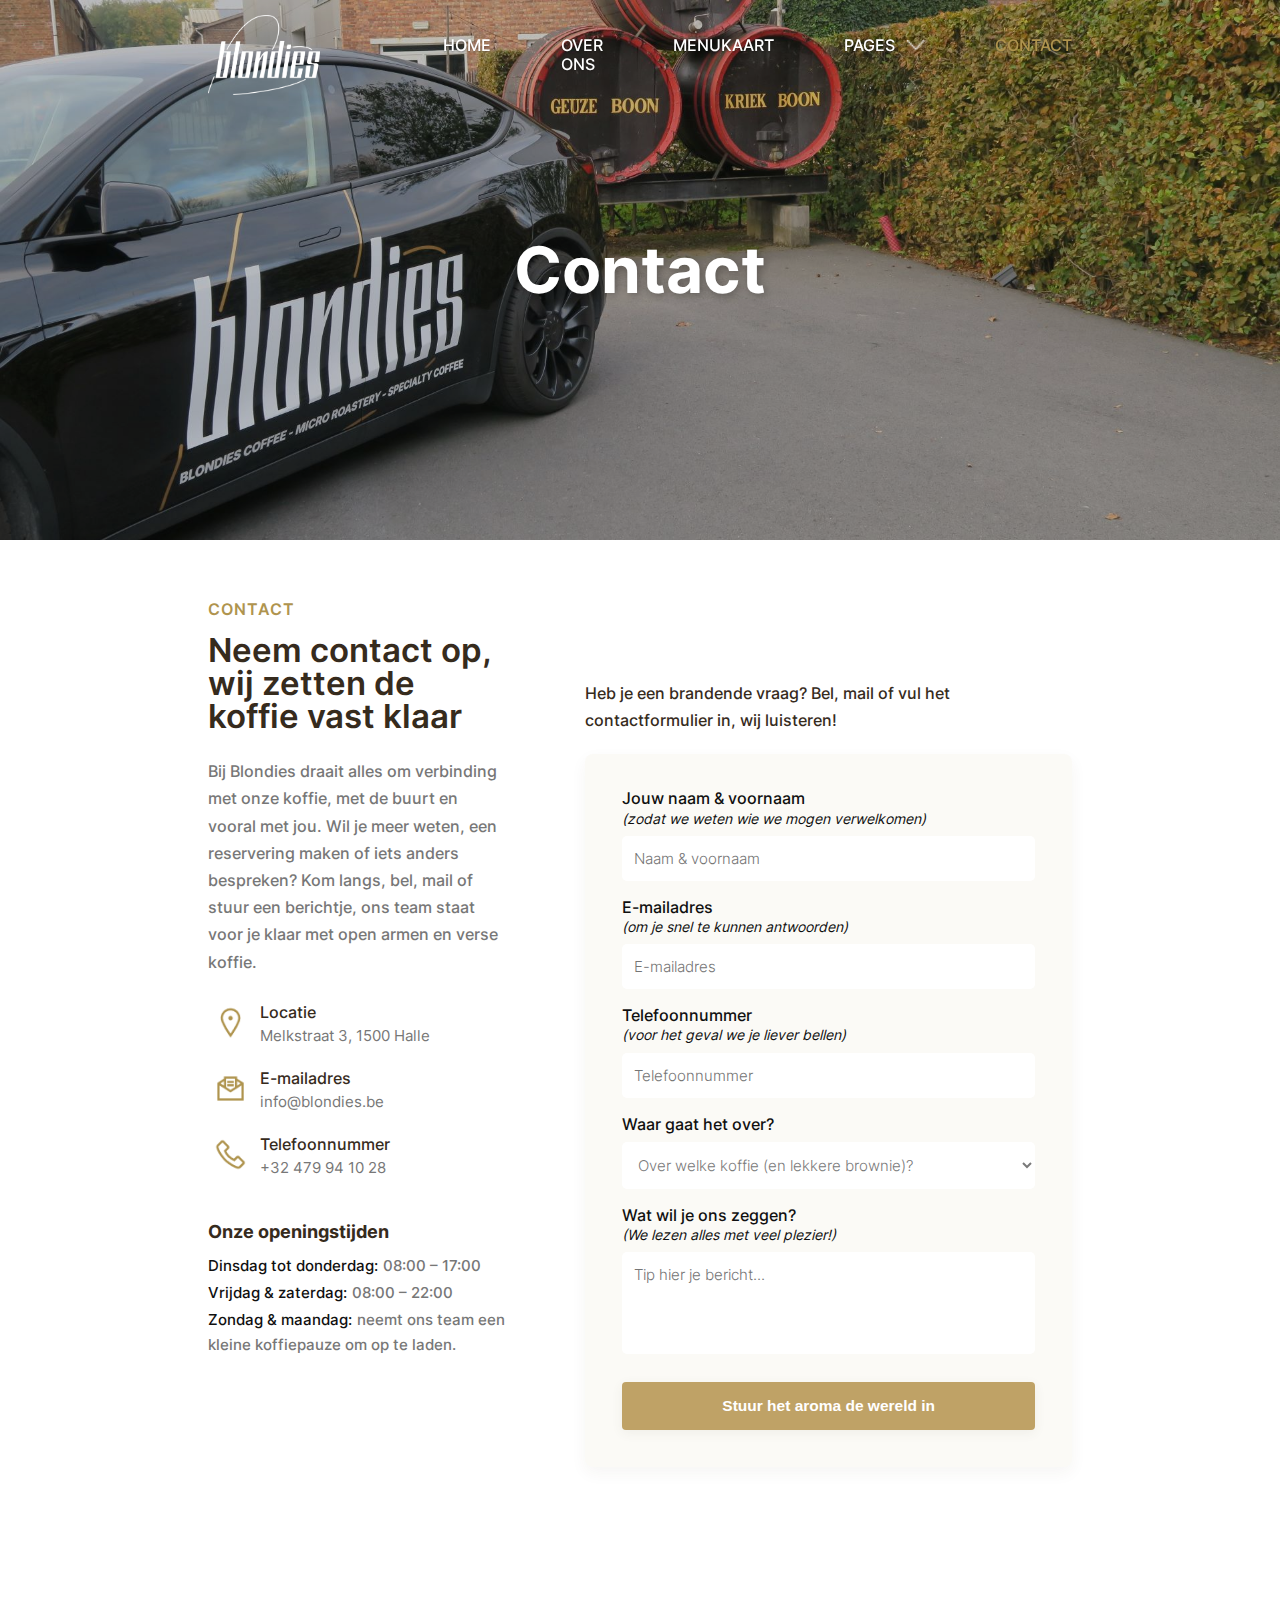
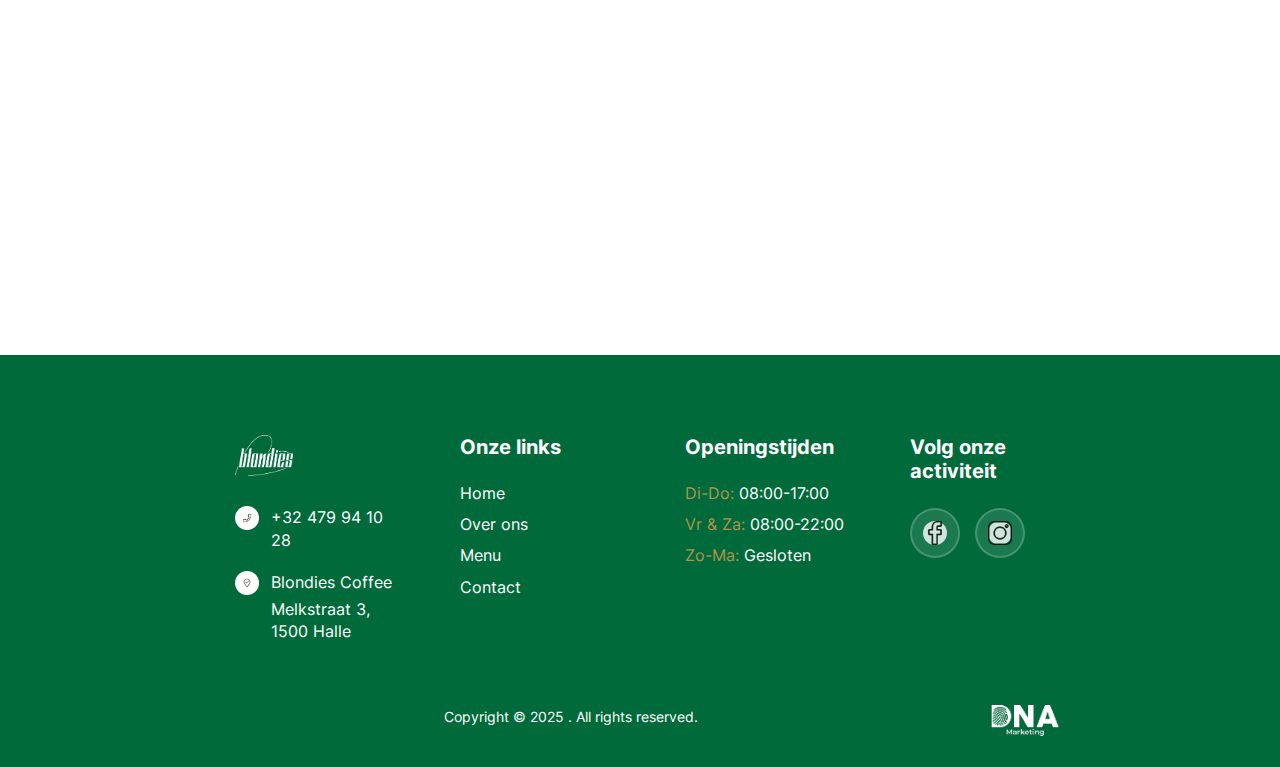
<file: contact.html>
<!DOCTYPE html>
<html lang="en">
<head>
    <meta charset="UTF-8">
    <meta name="viewport" content="width=device-width, initial-scale=1.0">
    <title>Contacteer Blondies | Halle</title>
    <meta name="description" content="Reserveer, stel je vraag of plan een event bij Blondies in Halle. Altijd welkom voor koffie en verbinding.">

    
    <!-- Google Fonts -->
    <link href="https://fonts.googleapis.com/css2?family=Playfair+Display:wght@400;500;600;700&family=Montserrat:wght@300;400;500;600;700&display=swap" rel="stylesheet">
    
    <!-- Favicon -->
    <link rel="icon" type="image/png" href="/favicon.png">
    <link rel="icon" type="image/x-icon" href="/favicon.ico">
    <link rel="apple-touch-icon" href="/favicon.png">
    
    <!-- CSS Files -->
    <link rel="stylesheet" href="css/style.css">
    <link rel="stylesheet" href="css/header.css">
    <link rel="stylesheet" href="css/footer.css">
    <link rel="stylesheet" href="css/responsive.css">
</head>
<body>
    <!-- Header Placeholder -->
    <div id="header-placeholder"></div>
    
    <!-- Main Content -->
    <main>
        <section class="page-hero" style="background-image:url('/images/car2.jpg');
                background-position:center 65%;">
            <div class="container">
                <div class="hero-text">
                    <h1 class="hero-title">Contact</h1>
                </div>
            </div>
        </section>
        <!-- Contact Us Section as per visual design -->
        <section class="contact-hero-section">
            <div class="container contact-hero-grid">
                <div class="contact-info-col">
                    <span class="section-badge">CONTACT</span>
                    <h2 class="section-title">Neem contact op, wij zetten de koffie vast klaar</h2>
                    <p class="section-description-bodytext contact-pg-text">
                        Bij Blondies draait alles om verbinding met onze koffie, met de buurt en vooral met jou.
                        Wil je meer weten, een reservering maken of iets anders bespreken? Kom langs, bel, mail of stuur een berichtje, ons team staat voor je klaar met open armen en verse koffie.
                    </p>
                    <ul class="info-list">
                        <li class="info-item">
                            <img src="images/icon-location.png" width="40" height="40" alt="Locatie"/>
                            <span class="info-item-text">
                                <span class="info-item-text-main">Locatie</span>
                                <span class="info-item-text-sub">Melkstraat 3, 1500 Halle</span>
                            </span>
                        </li>
                        <li class="info-item"><img src="images/icon-mail.png" width="40" height="40" alt="E-mailadres"/>
                            <span class="info-item-text">
                                <span class="info-item-text-main">E-mailadres</span>
                                <a href="mailto:info@blondies.be" class="info-item-text-sub">info@blondies.be</a>

                            </span>                        
                        <li class="info-item">
                            <img src="/images/Icon-phone.png" width="40" height="40" alt="Telefoonnummer"/>
                            <span class="info-item-text">
                                <span class="info-item-text-main">Telefoonnummer</span>
                                <span class="info-item-text-sub">+32 479 94 10 28</span>
                            </span>                         
                        </li>
                    </ul>
                    <div class="opening-block">
                        <div class="opening-title">Onze openingstijden</div>
                        <ul class="opening-list">
                            <li><span class="opening-list-title">Dinsdag tot donderdag:</span> <span class="opening-list-text">08:00 – 17:00</span></li>
                            <li><span class="opening-list-title">Vrijdag & zaterdag:</span> <span class="opening-list-text">08:00 – 22:00</span></li>
                            <li><span class="opening-list-title">Zondag & maandag:</span> <span class="opening-list-text">neemt ons team een kleine koffiepauze om op te laden.</span></li>
                        </ul>
                    </div>
                </div>
                <div class="contact-form-col">
                    <p class="section-description-bodytext contact-form-text">
                        Heb je een brandende vraag? Bel, mail of vul het contactformulier in, wij luisteren!
                    </p>
                    <div class="contact-form-wrap">
                        
                        <form class="styled-contact-form" autocomplete="off" novalidate>
                            <div class="form-group">
                                <label for="naam">Jouw naam & voornaam <br>
                                <span class="form-group-subtext">(zodat we weten wie we mogen verwelkomen) </span>
                                </label>
                                <input required id="naam" name="naam" type="text" placeholder="Naam & voornaam">
                            </div>
                            <div class="form-group">
                                <label for="email">E-mailadres<br>
                                    <span class="form-group-subtext">(om je snel te kunnen antwoorden)</span>
                                </label>
                                <input required id="email" name="email" type="email" placeholder="E-mailadres">
                            </div>
                            <div class="form-group">
                                <label for="telefoon">Telefoonnummer<br>
                                    <span class="form-group-subtext">(voor het geval we je liever bellen)</span>
                                </label>
                                <input id="telefoon" name="telefoon" type="tel" placeholder="Telefoonnummer">
                            </div>
                            <div class="form-group">
                                <label for="onderwerp">Waar gaat het over?</label>
                                <select id="onderwerp" name="onderwerp">
                                    <option value="">Over welke koffie (en lekkere brownie)?</option>
                                    <option>Koffiebar</option>
                                    <option>Reservering</option>
                                    <option>Evenementen</option>
                                    <option>Andere vraag</option>
                                </select>
                            </div>
                            <div class="form-group">
                                <label for="boodschap">Wat wil je ons zeggen?<br>
                                    <span class="form-group-subtext">(We lezen alles met veel plezier!)</span>
                                </label>
                                <textarea required id="boodschap" name="boodschap" rows="4" placeholder="Tip hier je bericht..."></textarea>
                            </div>
                            <button type="submit" class="submit-btn">Stuur het aroma de wereld in</button>
                        </form>
                    </div>
                </div>
            </div>
        </section>
        
        <!-- Map Section (Full width, 400px height, no bottom space) -->
        <section class="map-section" aria-label="Locatie kaart">
            <iframe
                src="https://www.google.com/maps?q=Melkstraat%203,%201500%20Halle&output=embed"
                loading="lazy"
                referrerpolicy="no-referrer-when-downgrade"
                allowfullscreen
            ></iframe>
        </section>
    </main>
    
    <!-- Footer Placeholder -->
    <div id="footer-placeholder"></div>
    
    <!-- Scripts -->
    <script src="https://ajax.googleapis.com/ajax/libs/jquery/3.6.0/jquery.min.js"></script>
    <script src="js/load-components.js"></script>
    <script src="js/main.js"></script>
    
    <script>
        // Contact form handling
        $(document).ready(function() {
            $('.styled-contact-form').on('submit', function(e) {
                e.preventDefault();
                
                const submitButton = $(this).find('button[type="submit"]');
                const originalText = submitButton.text();
                
                // Simulate form submission
                submitButton.text('SENDING...').prop('disabled', true);
                
                setTimeout(function() {
                    alert('Thank you for your message! We\'ll get back to you soon.');
                    $('.styled-contact-form')[0].reset();
                    submitButton.text(originalText).prop('disabled', false);
                }, 1500);
            });
        });
    </script>
</body>
</html>
</file>
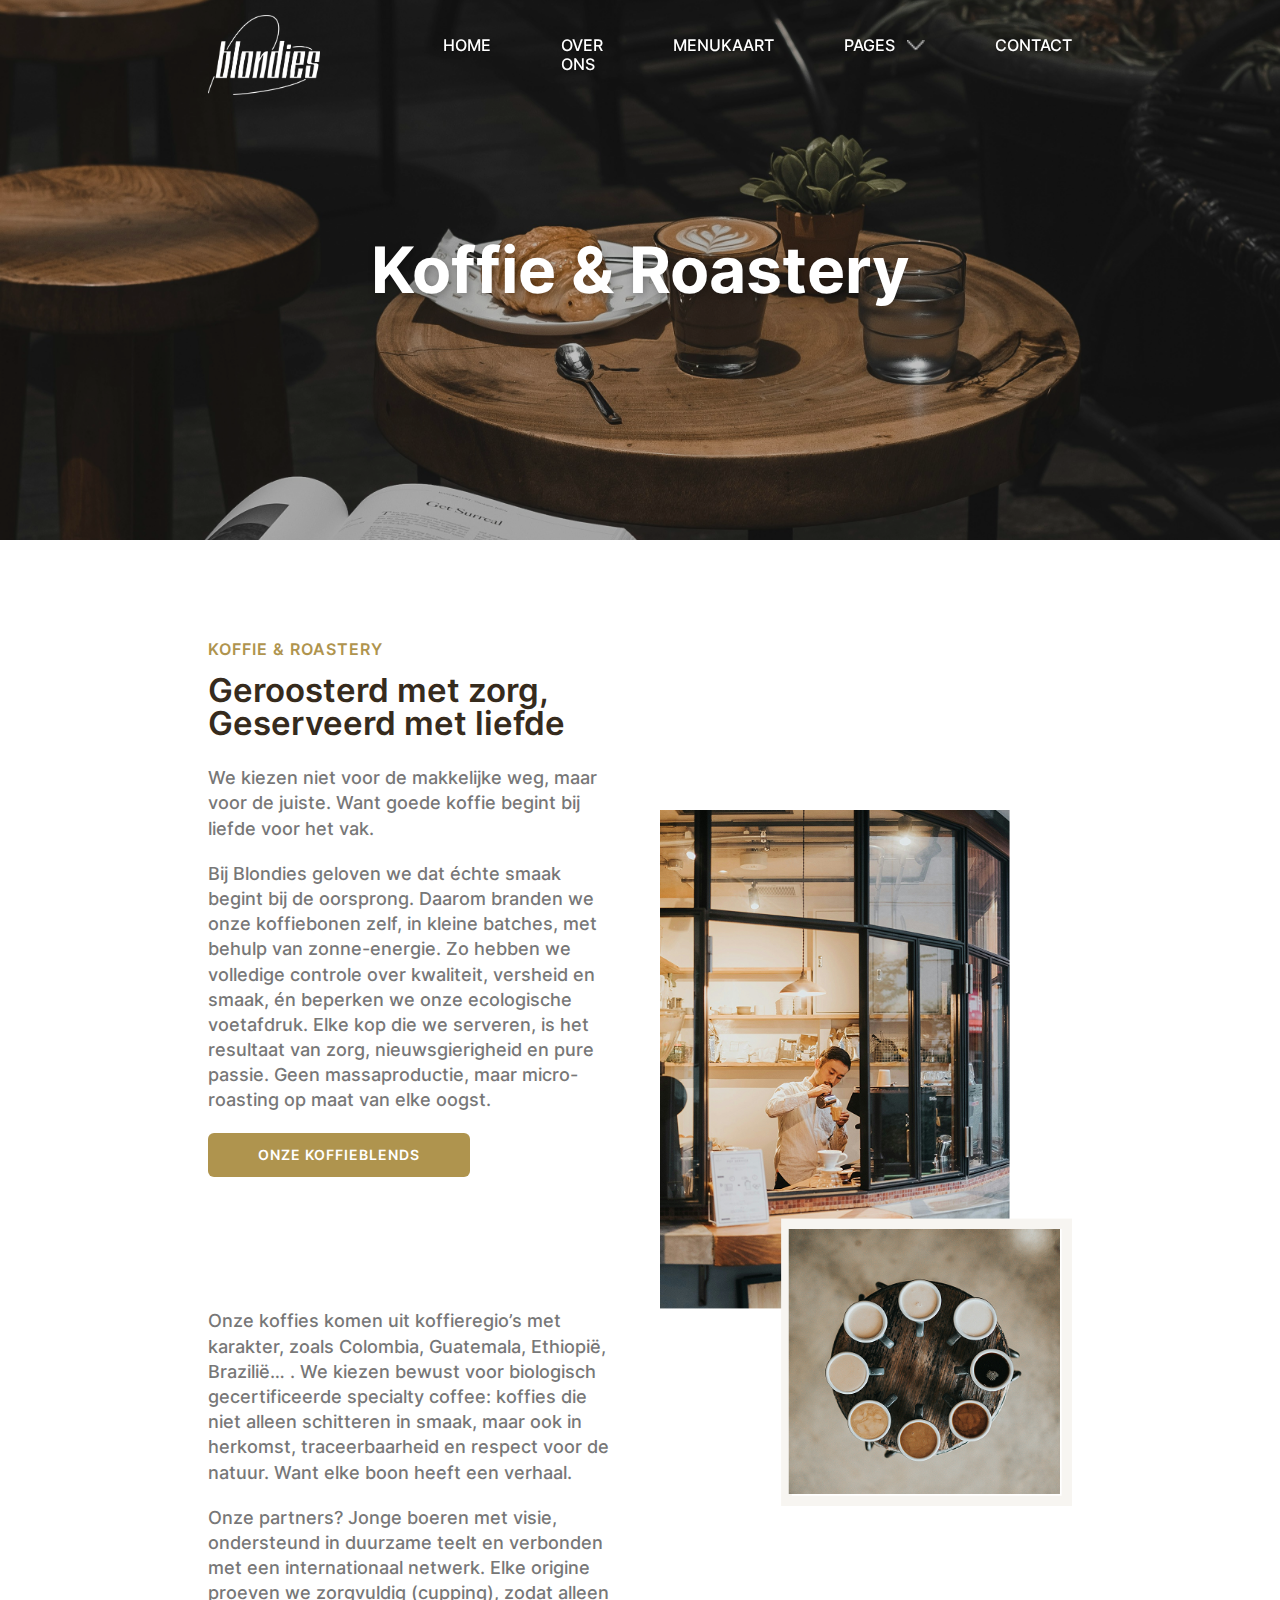
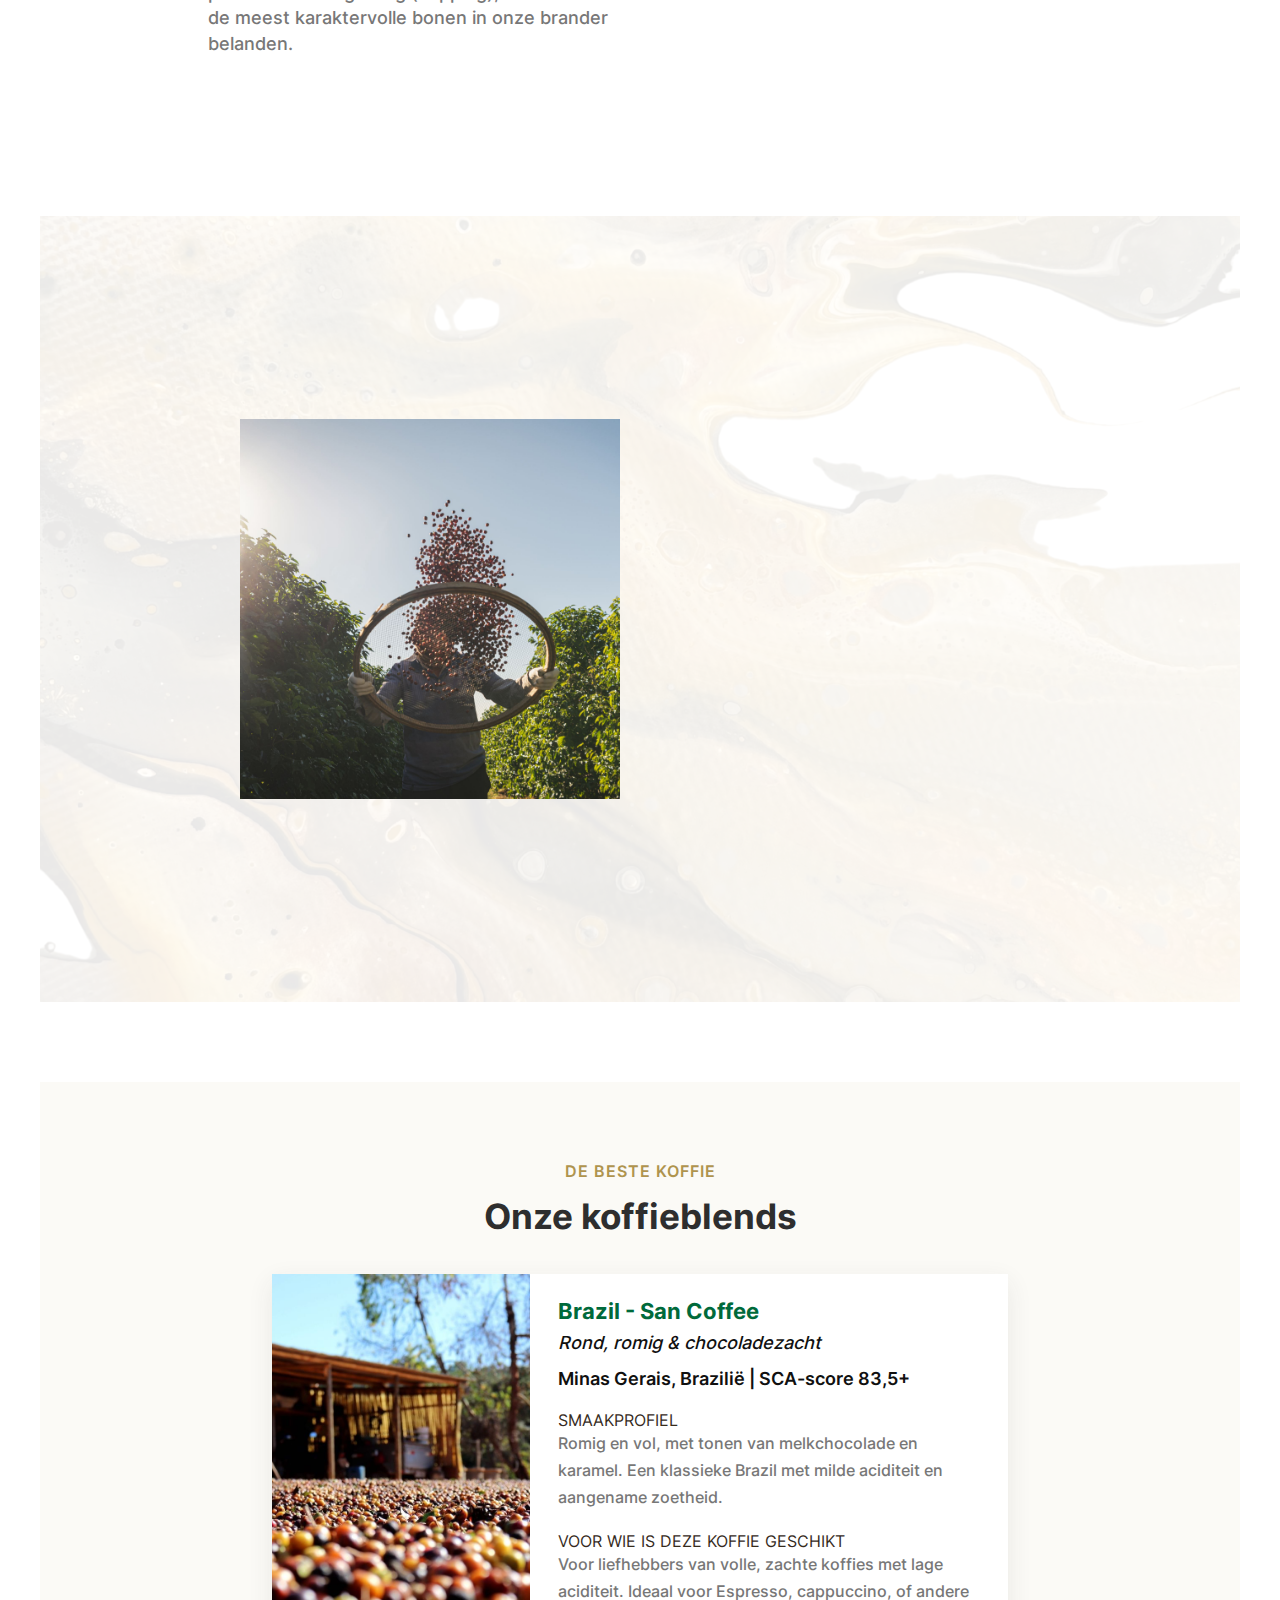
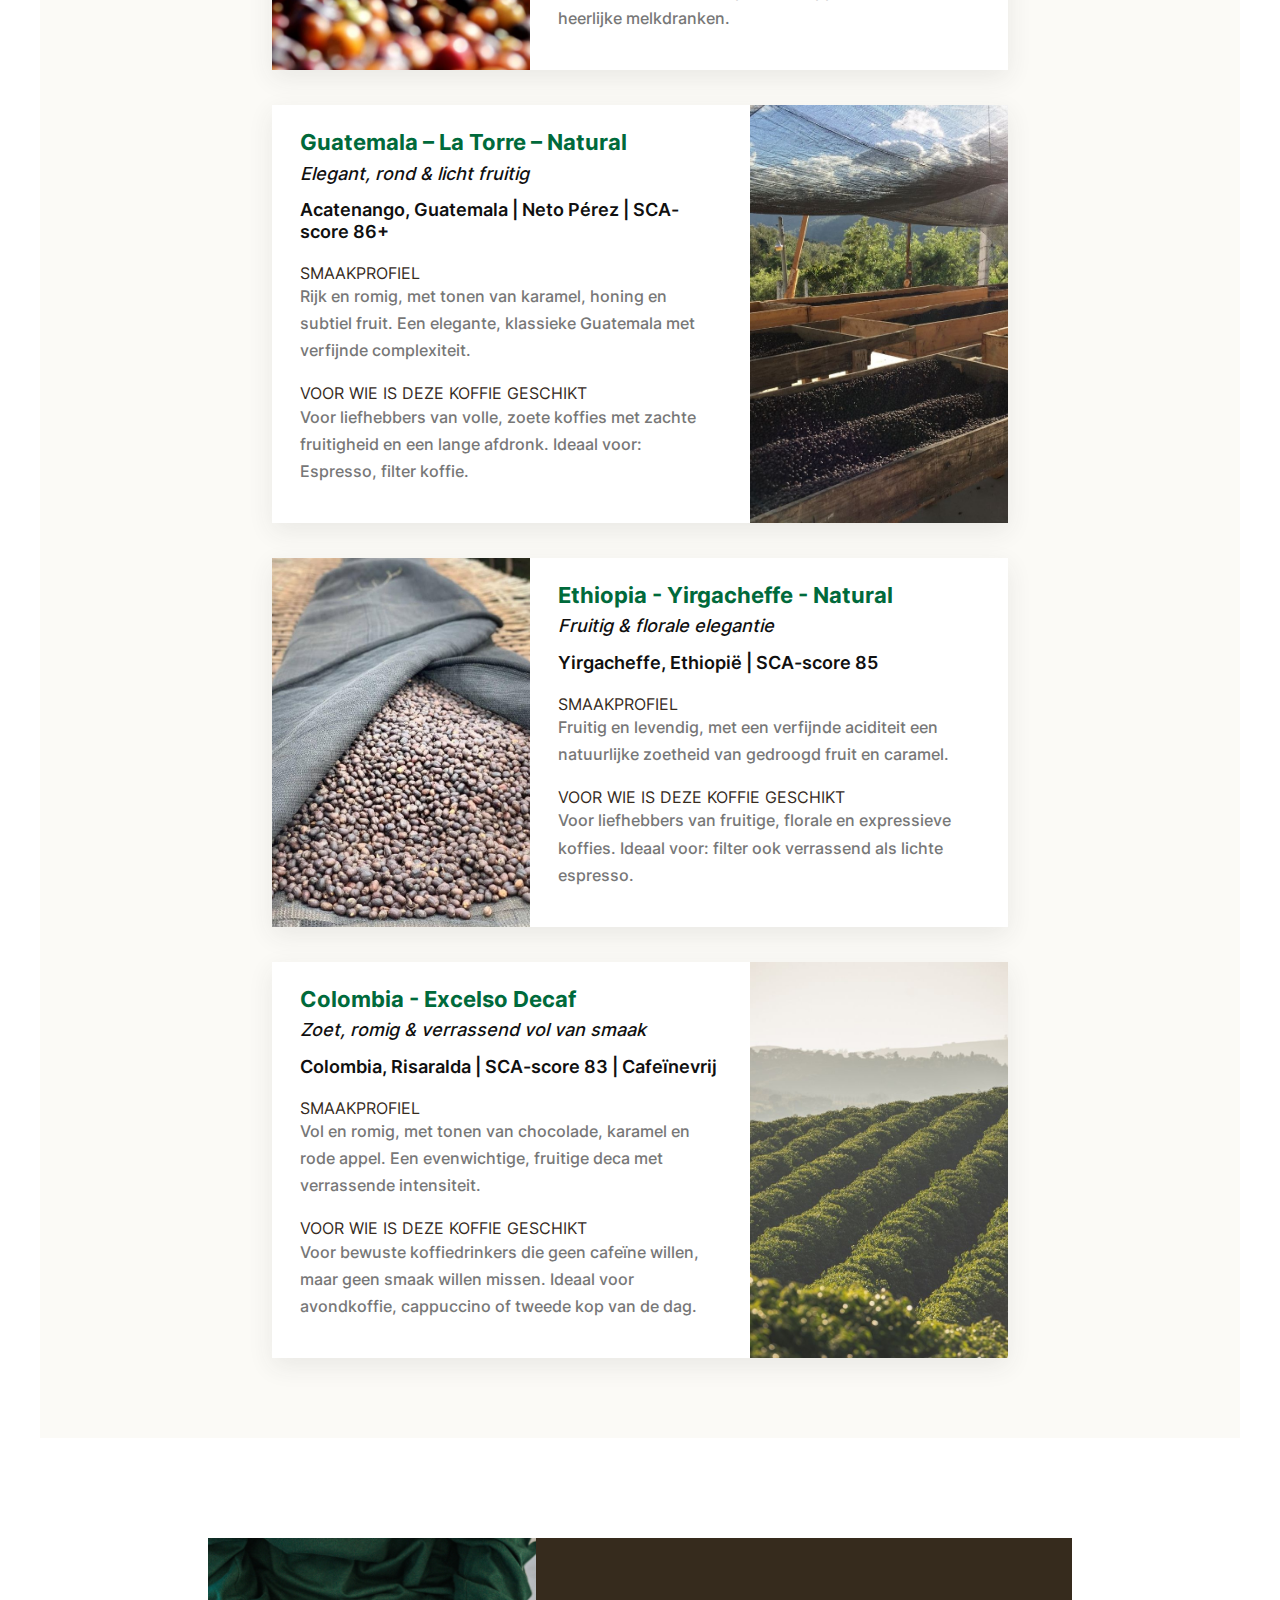
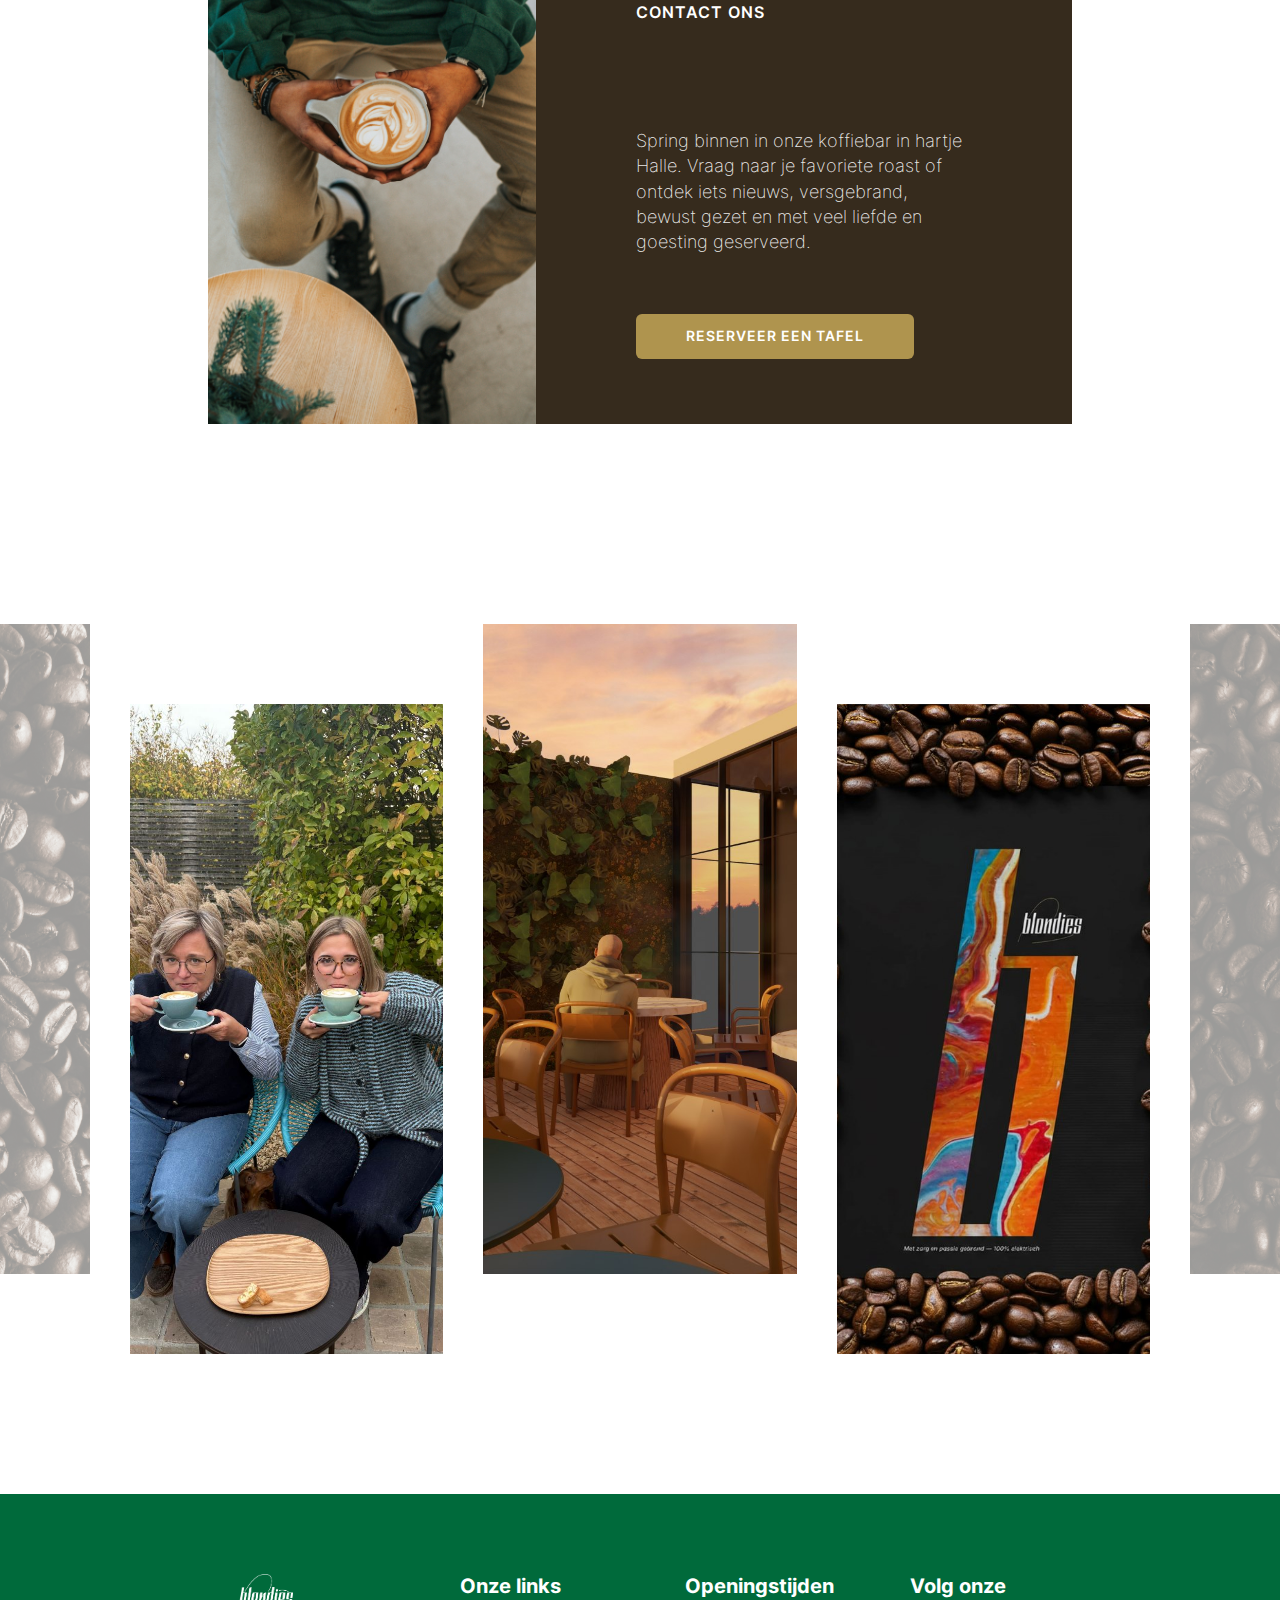
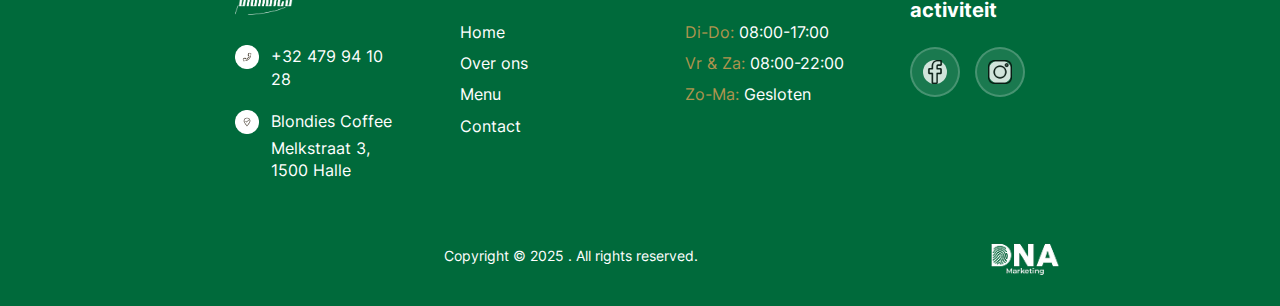
<file: koffie-roastery.html>
<!DOCTYPE html>
<html lang="en">
<head>
    <meta charset="UTF-8">
    <meta name="viewport" content="width=device-width, initial-scale=1.0">
    <title>Blondies Koffie | Micro Roastery in Halle</title>
    <meta name="description" content="Van boon tot brew: onze micro-roastery brandt koffie op zonne-energie. Proef duurzame, verse specialty coffee in hartje Halle.">

    
    <!-- Google Fonts -->
    <link href="https://fonts.googleapis.com/css2?family=Playfair+Display:wght@400;500;600;700&family=Montserrat:wght@300;400;500;600;700&display=swap" rel="stylesheet">
    
    <!-- Favicon -->
    <link rel="icon" type="image/png" href="/favicon.png">
    <link rel="icon" type="image/x-icon" href="/favicon.ico">
    <link rel="apple-touch-icon" href="/favicon.png">
    
    <!-- CSS Files -->
    <link rel="stylesheet" href="css/style.css">
    <link rel="stylesheet" href="css/header.css">
    <link rel="stylesheet" href="css/footer.css">
    <link rel="stylesheet" href="css/responsive.css">
</head>
<body>
    <!-- Header Placeholder -->
    <div id="header-placeholder"></div>
    
    <!-- Main Content -->
    <main>
        <section class="page-hero koffie-roastery-hero">
            <div class="container">
                <div class="hero-text">
                    <h1 class="hero-title">Koffie & Roastery</h1>
                </div>
            </div>
        </section>
        
        <!-- Espresso Yourself Section -->
        <section class="espresso-section">
            <div class="container">
                <div class="section-content">
                    <div class="text-content">
                        <span class="section-badge">Koffie & Roastery</span>
                        <h2 class="section-title">Geroosterd met zorg, Geserveerd met liefde</h2>
                        <p class="section-description">
                            We kiezen niet voor de makkelijke weg, maar voor de juiste. Want goede koffie begint bij liefde voor het vak.
                        </p>
                        <p class="section-description">
                            Bij Blondies geloven we dat échte smaak begint bij de oorsprong. Daarom branden we onze koffiebonen zelf, in kleine batches, met behulp van zonne-energie. Zo hebben we volledige controle over kwaliteit, versheid en smaak, én beperken we onze ecologische voetafdruk. Elke kop die we serveren, is het resultaat van zorg, nieuwsgierigheid en pure passie. Geen massaproductie, maar micro-roasting op maat van elke oogst.                        
                        </p>
                        <div class="padding-bottom-btn">
                            <a href="#koffieblends" class="cta-button primary-cta-button ">Onze koffieblends</a>
                            
                        </div>
                        <h2 class="section-title">Van ver gehaald, met zorg gekozen</h2>
                        <p class="section-description">
                            Onze koffies komen uit koffieregio’s met karakter, zoals Colombia, Guatemala, Ethiopië, Brazilië… . We kiezen bewust voor biologisch gecertificeerde specialty coffee: koffies die niet alleen schitteren in smaak, maar ook in herkomst, traceerbaarheid en respect voor de natuur. Want elke boon heeft een verhaal.
                        </p>
                        
                        <p class="section-description">
                            Onze partners? Jonge boeren met visie, ondersteund in duurzame teelt en verbonden met een internationaal netwerk. Elke origine proeven we zorgvuldig (cupping), zodat alleen de meest karaktervolle bonen in onze brander belanden.                        
                        </p>
                    </div>
                    <div class="expresso-image-part">
                        <img src="/images/Koffie-en-Roastery-intro.png" alt="Baristas at work">
                    </div>
                </div>
            </div>
        </section>
        

        <!-- Coffee That Cares Section -->
        <section class="coffee-care-section">
            <div class="container">
                <div class="section-content reverse">
                    <div class="coffee-image">
                        <img src="images/Koffie en Roastery Blondies 5 (farm van koffie Gold).jpg" alt="Coffee bags">
                    </div>
                    <div class="text-content">
                        <h2 class="section-title">Duurzaam van boon tot brew</h2>
                        <p class="section-description-bodytext">
                            Vanuit de koffiebar kijk je zo binnen in onze micro-roastary. De afstand tussen boon en brew is hier letterlijk klein en dat proef je. Bij Blondies gaan we voor precisie en persoonlijkheid. Onze koffiebrander is speciaal ontwikkeld voor specialty coffees. Geen gas, wel puur vakmanschap.

                        </p>
                        <p class="section-description-bodytext">
                            We branden in kleine hoeveelheden en kiezen voor een lichte tot medium branding, afhankelijk van de koffie. Elke brandingstijl laat andere smaakelementen naar voren komen van florale frisheid tot volle chocoladetonen.
                        </p>
                        <p class="section-description-bodytext">
                            Bij Blondies geloven we dat bewuste keuzes het verschil maken. Van de selectie tot de verpakking: alles ademt zorg, liefde voor ambacht en een blik op de toekomst.                        
                        </p>
                    </div>
                </div>
            </div>
        </section>
        <!-- Menu Display Section - Copied from menu.html -->
        <section class="menu-display-section" id="koffieblends">
            <div class="menu-display-container">
                
                <!-- Container for Menu Gallery -->
                <div class="container" >
                    <div class="menu-display-content">
                        <div class="menu-display-content-sec">
                            <section class="coffee-blends-section"  >
                                <div class="coffee-blends-header">
                                    <span class="section-badge">DE BESTE KOFFIE</span>
                                    <h2 class="coffee-blends-title">Onze koffieblends</h2>
                                    <p class="coffee-blends-sub">
                                    <!--Geniet van onze gebrande koffie, afkomstig uit de mooiste specialty-gebieden — elke sloot mag mee! -->    
                                    </p>
                                </div>
                                <div class="blend-card-list">
                                    <!-- Card 1 -->
                                    <div class="blend-card">
                                        <div class="blend-img" style="background-image: url('images/Brazil.jpg')"></div>
                                        
                                        <div class="blend-content">
                                            <div>
                                                <h3 class="blend-title">Brazil - San Coffee</h3>
                                                <p class="blend-desc">
                                                    Rond, romig & chocoladezacht
                                                </p>
                                                <span class="blend-detail">
                                                    Minas Gerais, Brazilië | SCA-score 83,5+
                                                </span>
                                            </div>
                                            <div>
                                                <span class="blend-attribute">SMAAKPROFIEL</span>
                                                <p class="section-description-bodytext">
                                                    Romig en vol, met tonen van melkchocolade en karamel. Een klassieke Brazil met milde aciditeit en aangename zoetheid.
                                                </p>
                                                <span class="blend-attribute">VOOR WIE IS DEZE KOFFIE GESCHIKT</span>
                                                <p class="section-description-bodytext">
                                                    Voor liefhebbers van volle, zachte koffies met lage aciditeit. Ideaal voor Espresso, cappuccino, of andere heerlijke melkdranken.
                                                </p>
                                            </div>
                                        </div>
                                    </div>
                                    <!-- Card 2 -->
                                    <div class="blend-card">
                                        <div class="blend-img" style="background-image: url('/images/Guatemala.jpg')"></div>
                                        <div class="blend-content">
                                            <div>
                                                <h3 class="blend-title">Guatemala – La Torre – Natural</h3>
                                                <p class="blend-desc">
                                                    Elegant, rond & licht fruitig
                                                </p>
                                                <span class="blend-detail">
                                                    Acatenango, Guatemala | Neto Pérez | SCA-score 86+                                                </span>
                                            </div>
                                            <div>
                                                <span class="blend-attribute">SMAAKPROFIEL</span>
                                                <p class="section-description-bodytext">
                                                    Rijk en romig, met tonen van karamel, honing en subtiel fruit. Een elegante, klassieke Guatemala met verfijnde complexiteit.
                                                                                                </p>
                                                <span class="blend-attribute">VOOR WIE IS DEZE KOFFIE GESCHIKT </span>                                                
                                                <p class="section-description-bodytext">
                                                        Voor liefhebbers van volle, zoete koffies met zachte fruitigheid en een lange afdronk.
                                                        Ideaal voor: Espresso, filter koffie.

                                                </p>
                                            </div>
                                        </div>
                                    </div>
                                    <!-- Card 3 -->
                                    <div class="blend-card">
                                        <div class="blend-img" style="background-image: url('/images/Ethiopia.jpg')"></div>
                                        <div class="blend-content">
                                            <div>
                                                <h3 class="blend-title">Ethiopia - Yirgacheffe - Natural</h3>
                                                <p class="blend-desc">
                                                    Fruitig & florale elegantie
                                                </p>
                                                <span class="blend-detail">
                                                    Yirgacheffe, Ethiopië | SCA-score 85
                                                </span>
                                            </div>
                                            <div>
                                                <span class="blend-attribute">SMAAKPROFIEL</span>
                                                <p class="section-description-bodytext">
                                                    Fruitig en levendig, met een verfijnde aciditeit een natuurlijke zoetheid van gedroogd fruit en caramel.

                                                </p>
                                                <span class="blend-attribute">VOOR WIE IS DEZE KOFFIE GESCHIKT</span>
                                                <p class="section-description-bodytext">
                                                    Voor liefhebbers van fruitige, florale en expressieve koffies. Ideaal voor: filter ook verrassend als lichte espresso.

                                                </p>
                                            </div>
                                        </div>

                                    </div>
                                    <!-- Card 4 -->
                                    <div class="blend-card">
                                        <div class="blend-img"style="background-image: url('images/Colombia.jpg')"></div>
                                        <div class="blend-content">
                                            <div>
                                                <h3 class="blend-title">Colombia - Excelso Decaf</h3>
                                                <p class="blend-desc">
                                                    Zoet, romig & verrassend vol van smaak
                                                </p>
                                                <span class="blend-detail">
                                                    Colombia, Risaralda | SCA-score 83 | Cafeïnevrij                                                </span>
                                            </div>
                                            <div>
                                                <span class="blend-attribute">SMAAKPROFIEL</span>
                                                <p class="section-description-bodytext">
                                                    Vol en romig, met tonen van chocolade, karamel en rode appel. Een evenwichtige, fruitige deca met verrassende intensiteit.
                                                </p>
                                                <span class="blend-attribute">VOOR WIE IS DEZE KOFFIE GESCHIKT</span>
                                                <p class="section-description-bodytext">
                                                Voor bewuste koffiedrinkers die geen cafeïne willen, maar geen smaak willen missen. Ideaal voor avondkoffie, cappuccino of tweede kop van de dag.                                            </p>
                                                </p>
                                            </div>
                                        </div>
                                    </div>
                                </div>
                            </section>
                        </div>
                    </div>
                </div>
            </div>
        </section>
        <!-- Contact & Reserveer Section -->
        <section class="contact-section contact-section-box-main">
            <div class="container">
                <div class="section-container contact-section-box">
                    <div class="contact-content">
                        <div class="contact-image" style="background-image: url('images/home-gallery-image2.jpg')">
                        </div>
                        <div class="contact-text">
                            <span class="section-badge light">CONTACT ONS</span>
                            <h2 class="section-title light">Wil je het liever proeven dan lezen?</h2>
                            <p class="section-description cta-section-description light">
                                Spring binnen in onze koffiebar in hartje Halle.
Vraag naar je favoriete roast of ontdek iets nieuws, versgebrand, bewust gezet en met veel liefde en goesting geserveerd.
                            </p>
                            <a href="reserveren.html" class="cta-button primary-cta-button">RESERVEER EEN TAFEL</a>
                        </div>
                    </div>
                </div>
            </div>
        </section>
        
        <!-- Gallery Section -->
        <section class="gallery-section">
            <div class="gallery-container">
                <div class="gallery-item gallery-item-left">
                    <img src="images/home-gallery-image1.jpg" alt="Gallery image 1">
                    <div class="gallery-overlay"></div>
                </div>
                <div class="gallery-item gallery-item-full">
                    <img src="images/drinking-coffe.jpg" alt="Gallery image 2">
                </div>
                <div class="gallery-item gallery-item-full">
                    <img src="images/Sfeer Blondies 4.jpg" alt="Gallery image 3">
                </div>
                <div class="gallery-item gallery-item-full">
                    <img src="images/oranje.jpg" alt="Gallery image 4">
                </div>
                <div class="gallery-item gallery-item-right">
                    <img src="images/home-gallery-image1.jpg" alt="Gallery image 5">
                    <div class="gallery-overlay"></div>
                </div>
            </div>
        </section>
    </main>
    
    <!-- Footer Placeholder -->
    <div id="footer-placeholder"></div>
    
    <!-- Scripts -->
    <script src="https://ajax.googleapis.com/ajax/libs/jquery/3.6.0/jquery.min.js"></script>
    <script src="js/load-components.js"></script>
    <script src="js/main.js"></script>

    <!-- Script for button -->
    <script>
document.addEventListener('DOMContentLoaded', () => {
  const link = document.querySelector('a[href="#koffieblends"]');
  const target = document.getElementById('koffieblends');

  if (link && target) {
    link.addEventListener('click', (e) => {
      e.stopImmediatePropagation(); // bloquea otros JS
      e.preventDefault();

      target.scrollIntoView({
        behavior: 'smooth',
        block: 'start'
      });
    }, true);
  }
});
</script>


</body>
</html>
</file>
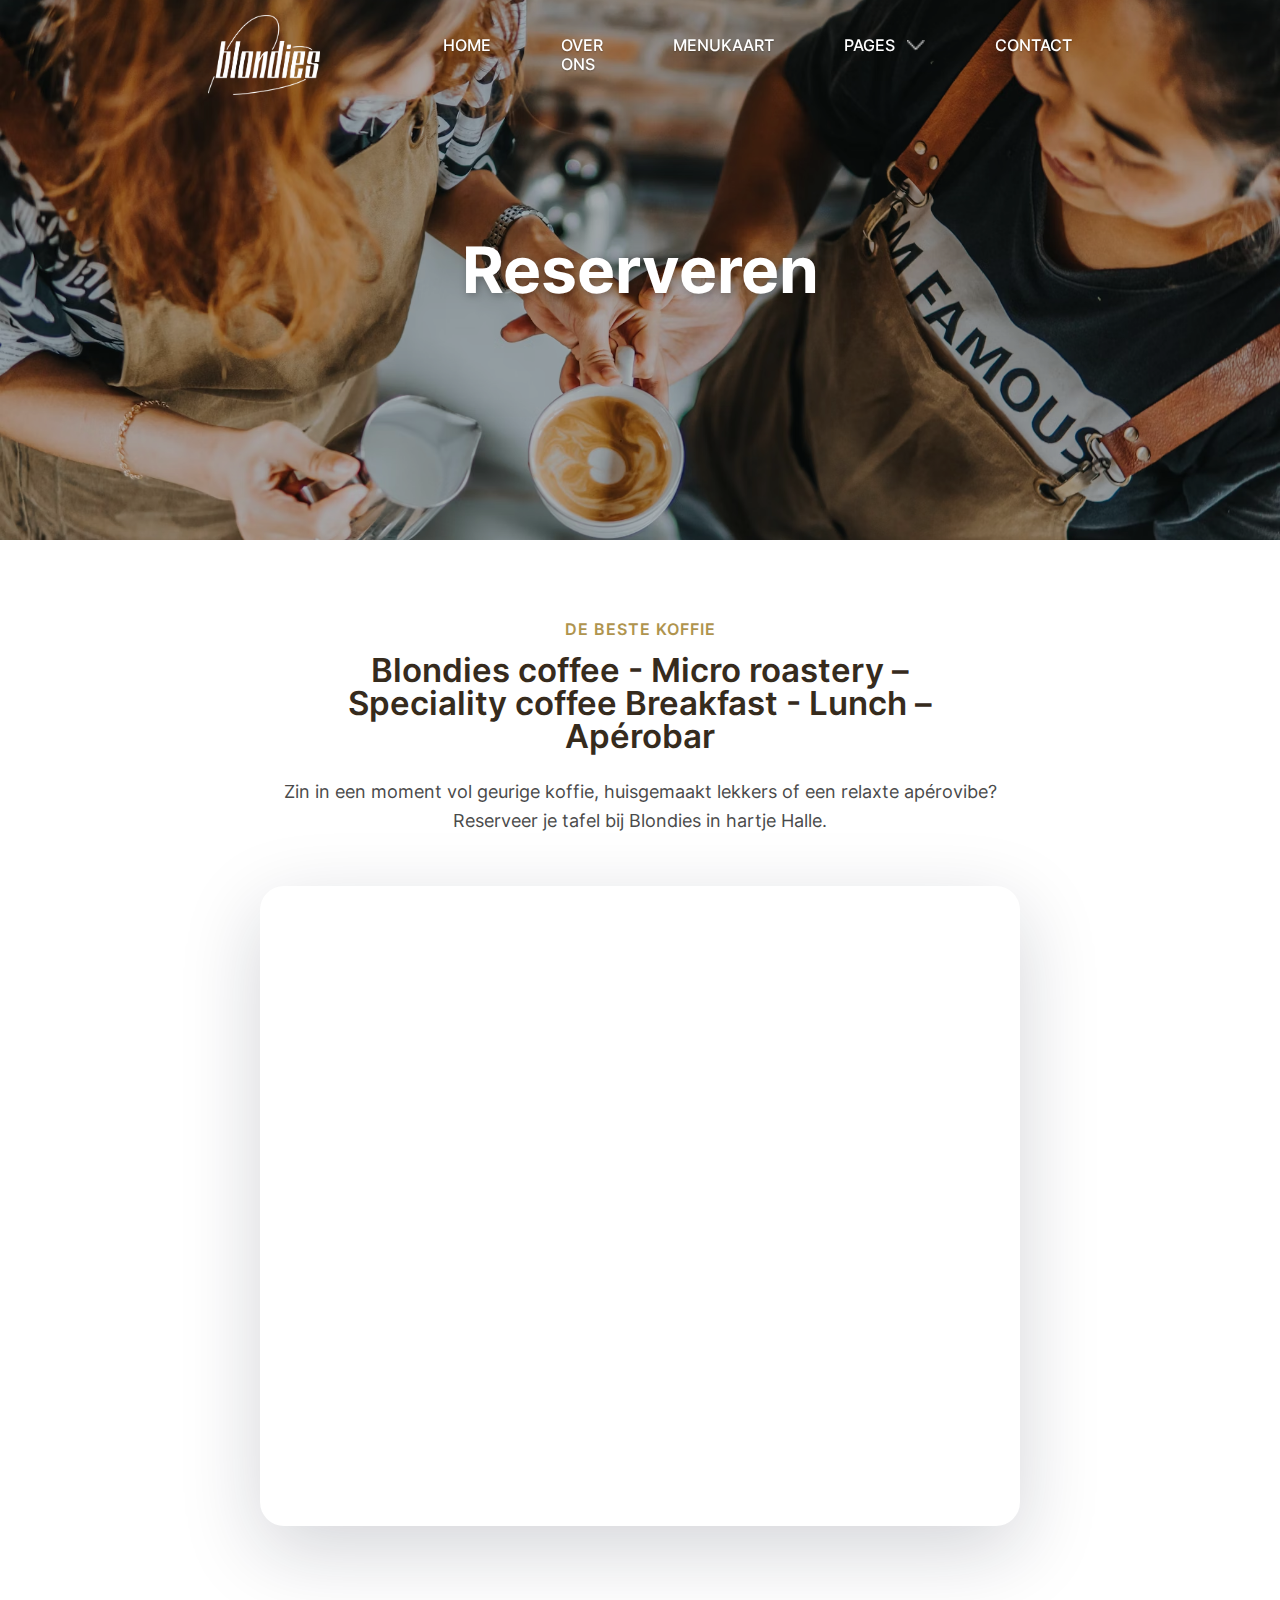
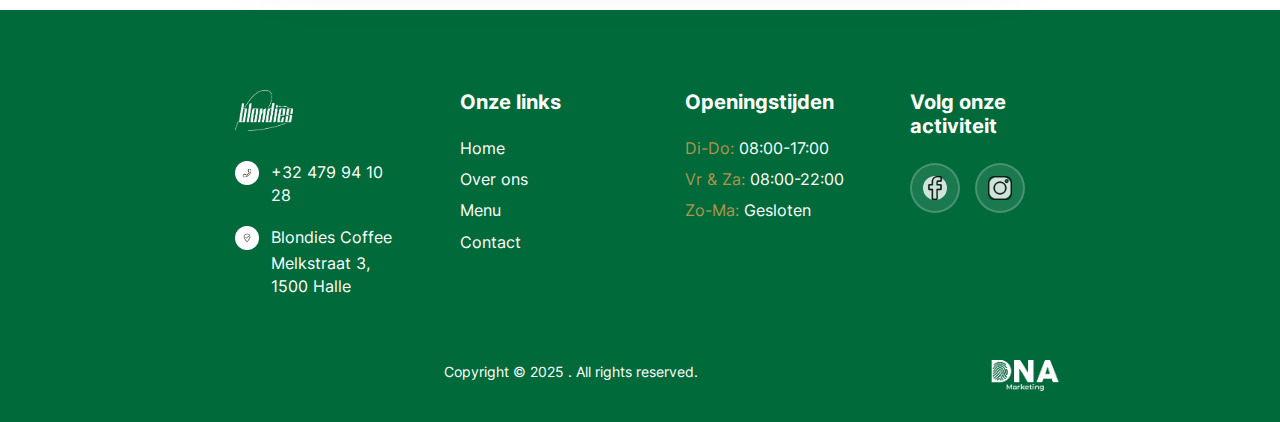
<file: reserveren.html>
<!DOCTYPE html>
<html lang="en">
<head>
    <meta charset="UTF-8">
    <meta name="viewport" content="width=device-width, initial-scale=1.0">
    <title>Reserveer je tafeltje bij Blondies</title>
    <meta name="description" content="Van ontbijt tot apéro in Halle: reserveer een tafeltje. Geniet van onze specialty coffee, huisgemaakt lekkers & warme momenten.">

    
    <!-- Google Fonts -->
    <link href="https://fonts.googleapis.com/css2?family=Playfair+Display:wght@400;500;600;700&family=Montserrat:wght@300;400;500;600;700&display=swap" rel="stylesheet">
    
    <!-- Favicon -->
    <link rel="icon" type="image/png" href="/favicon.png">
    <link rel="icon" type="image/x-icon" href="/favicon.ico">
    <link rel="apple-touch-icon" href="/favicon.png">

    <!-- CSS Files -->
    <link rel="stylesheet" href="css/style.css">
    <link rel="stylesheet" href="css/header.css">
    <link rel="stylesheet" href="css/footer.css">
    <link rel="stylesheet" href="css/responsive.css">
</head>
<body>
    <!-- Header Placeholder -->
    <div id="header-placeholder"></div>
    
    <!-- Main Content -->
    <main>
        <section class="page-hero" style="background-image: url('images/over-ons-gallery-image3.avif')">
            <div class="container">
                <div class="hero-text">
                    <h1 class="hero-title">Reserveren</h1>
                </div>
            </div>
        </section>
        
        
        <!-- Menu Display Section -->
        <section class="foto-display-section">
            <div class="menu-display-container">
                <!-- Header Section -->
                <div class="menu-display-header">
                    <span class="section-badge"> De beste koffie</span>
                    <h2 class="section-title animate-in">Blondies coffee - Micro roastery – <br>Speciality coffee Breakfast - Lunch – <br>Apérobar</h2>
                    <p class="menu-display-description">
                        Zin in een moment vol geurige koffie, huisgemaakt lekkers of een relaxte apérovibe? Reserveer je tafel bij Blondies in hartje Halle.                    </p>
                </div>
                
                <!-- Container for Menu Image -->
                <div class="container">
                    <div class="menu-display-content">
                        <div class="foto-display-content-sec">
                            <div style="position:relative;max-width:960px;margin:0 auto;">
                                <iframe
                                id="frituurapp-reservation-inline-qr-blondies"
                                src="https://orderapp.be/reservations/embed?host=qr-blondies"
                                title="Reserveren"
                                loading="lazy"
                                allow="fullscreen"
                                style="width:100%;border:0;border-radius:24px;min-height:640px;box-shadow:0 24px 80px
                                rgba(15,23,42,0.18);background-color:transparent;"
                                ></iframe>
                                </div>
                                <script>
                                (function() {
                                var iframe = document.getElementById("frituurapp-reservation-inline-qr-blondies");
                                if (!iframe) {
                                return;
                                }
                                var minHeight = 640;
                                function applyHeight(nextHeight) {
                                if (!nextHeight || !Number.isFinite(nextHeight)) {
                                return;
                                }
                                iframe.style.height = Math.max(minHeight, Number(nextHeight)) + 'px';
                                }
                                window.addEventListener('message'
                                , function(event) {
                                if (!event || typeof event.data !== 'object' || event.data === null) {
                                return;
                                }
                                if (event.data.type !== 'frituurapp-reservation-resize') {
                                return;
                                }
                                });
                                applyHeight(Number(event.data.height));
                                function requestMeasurement() {
                                try {
                                if (!iframe.contentWindow) {
                                return;
                                }
                                } catch (err) {
                                iframe.contentWindow.postMessage({ type: 'frituurapp-reservation-measure' },
                                '*');
                                /* noop */
                                }
                                }
                                if (iframe.addEventListener) {
                                iframe.addEventListener('load'
                                , function() {
                                requestMeasurement();
                                setTimeout(requestMeasurement, 300);
                                });
                                }
                                window.addEventListener('resize'
                                , function() {
                                requestMeasurement();
                                });
                                if (document.readyState === 'complete') {
                                requestMeasurement();
                                } else {
                                var handleReady = function() {
                                window.removeEventListener('DOMContentLoaded'
                                , handleReady);
                                requestMeasurement();
                                };
                                window.addEventListener('DOMContentLoaded'
                                , handleReady);
                                }
                                })();
                                </script>
                        </div>
                    </div>
                </div>
            </div>
        </section>
        
    
    </main>
    
    <!-- Footer Placeholder -->
    <div id="footer-placeholder"></div>
    
    <!-- Scripts -->
    <script src="https://ajax.googleapis.com/ajax/libs/jquery/3.6.0/jquery.min.js"></script>
    <script src="js/load-components.js"></script>
    <script src="js/main.js"></script>
</body>
</html>
</file>
<file: css/style.css>
/* ===========================
   FONT FACE DECLARATIONS
   =========================== */
@font-face {
    font-family: 'Kroegbainder';
    src: url('../fonts/Kroegbainder.otf') format('opentype');
    font-weight: normal;
    font-style: normal;
    font-display: swap;
}

@font-face {
    font-family: 'Inter';
    src: url('../fonts/Inter-VariableFont_slnt,wght.ttf') format('truetype-variations');
    font-weight: 100 900;
    font-style: normal;
    font-display: swap;
}

/* ===========================
   CSS CUSTOM PROPERTIES
   =========================== */
:root {
    /* Colors */
    --primary-gold: #AF944E;
    --primary-gold-dark: #B59852;
    --dark-green: #006A3B;
    --cream-bg: #FBFAF6;
    --dark-cream:#EDE7D8;
    --dark-brown: #362B1D;
    --white: #FFFFFF;
    --light-gray: #F8F8F8;
    --text-gray: #777777;
    --black: #101010;
    --black-2:#1B1B1B;
    --dark-overlay: rgba(0, 0, 0, 0.5);
    --menu-brown: #A88B60;
    --menu-light-tan: #E0D7C9;
    --menu-dark-green: #2E6B4E;
    --menu-dark-gray: #4A4A4A;
    
    /* Typography */
    --font-kroegbainder: 'Kroegbainder', serif;
    --font-inter: 'Inter', sans-serif;
    
    /* Spacing */
    --section-padding: 100px 0;
    --container-padding: 0 80px;
    --max-width: 1440px;
    
    /* Transitions */
    --transition: all 0.3s ease;
    --transition-slow: all 0.5s ease;
}

/* ===========================
   RESET & BASE STYLES
   =========================== */
* {
    margin: 0;
    padding: 0;
    box-sizing: border-box;
}

html {
    scroll-behavior: smooth;
}

body {
    font-family: var(--font-inter);
    font-size: 16px;
    line-height: 1.2;
    color: var(--dark-brown);
    overflow-x: hidden;
}

.container {
    max-width: var(--max-width);
    margin: 0 auto;
    padding: var(--container-padding);
    width: 80%;
}

img {
    max-width: 100%;
    height: auto;
    display: block;
}

a {
    text-decoration: none;
    color: inherit;
    transition: var(--transition);
}

ul {
    list-style: none;
}

/* ===========================
   HERO SECTION / SLIDER
   =========================== */
.hero-section {
    position: relative;
    height: 100vh;
    min-height: 600px;
    overflow: hidden;
}

.slider-container {
    position: relative;
    width: 100%;
    height: 100%;
}

.slider-wrapper {
    position: relative;
    width: 100%;
    height: 100%;
}

.slide {
    position: absolute;
    top: 0;
    left: 0;
    width: 100%;
    height: 100%;
    opacity: 0;
    transition: var(--transition-slow);
}

.slide.active {
    opacity: 1;
}

.slide-background {
    position: absolute;
    top: 0;
    left: 0;
    width: 100%;
    height: 100%;
    background-size: cover;
    background-position: center;
    background-repeat: no-repeat;
}

.slide-content {
    position: relative;
    height: 100%;
    display: flex;
    align-items: center;
    background: linear-gradient(rgba(0, 0, 0, 0.3), rgba(0, 0, 0, 0.3));
}

.hero-text {
    /* max-width: 600px; */
    color: var(--white);
}

.hero-badge {
    display: inline-block;
    font-size: 14px;
    font-weight: 500;
    text-transform: uppercase;
    letter-spacing: 1px;
    margin-bottom: 20px;
    color: var(--white);
    position: relative;
    font-family: var(--font-inter);
}

.hero-badge::after {
    content: '';
    position: absolute;
    bottom: -14px;
    left: 0;
    width: 28px;
    height: 1px;
    background-color: var(--primary-gold);
}


.hero-title {
    font-family: var(--font-inter);
    font-size: 48px;
    font-weight: 600;
    line-height: 1.2;
    margin-bottom: 20px;
}

.hero-subtitle {
    font-size: 19px;
    font-weight: 500;
    margin-bottom: 30px;
    opacity: 0.9;
}

/* Slider Controls */
.slider-btn {
    position: absolute;
    top: 50%;
    transform: translateY(-50%);
    background: none;
    border: none;
    cursor: pointer;
    z-index: 10;
    padding: 0;
    width: 100px;
    height: 100px;
    background-size: contain;
    background-repeat: no-repeat;
    background-position: center;
}

.prev-btn {
    left: -31px;
    background-image: url('/images/Button\ -\ Previous\ slide.png');
}

.next-btn {
    right: -31px;
    background-image: url('/images/Button\ -\ Next\ slide.png');
}

.slider-btn:hover {
    transform: translateY(-50%) scale(1.1);
}

.slider-indicators {
    position: absolute;
    bottom: 30px;
    left: 50%;
    transform: translateX(-50%);
    display: flex;
    gap: 10px;
    z-index: 10;
}

.indicator {
    width: 12px;
    height: 12px;
    border-radius: 50%;
    background: rgba(255, 255, 255, 0.5);
    cursor: pointer;
    transition: var(--transition);
}

.indicator.active {
    background: var(--white);
}

/* ===========================
   BUTTONS
   =========================== */
.hero-btn-section {
    display: flex;
    flex-direction: row;
    gap: 15px;
}
.cta-button {
    display: inline-block;
    color: var(--white);
    padding: 14px 50px;
    border-radius: 6px!important;
    font-weight: 600;
    text-transform: uppercase;
    letter-spacing: 1px;
    border-radius: 0;
    border: none;
    cursor: pointer;
    transition: var(--transition);
    font-size: 14px;
}

.cta-button:hover {
    transform: translateY(-2px);
    box-shadow: 0 5px 15px rgba(196, 169, 98, 0.3);
}

.hero-cta-button1 {
    background-color: var(--primary-gold);
}

.hero-cta-button2 {
    background-color: var(--dark-brown);
}

.primary-cta-button {
    background-color: var(--primary-gold);
    /* margin-top: 30px; */
}

.primary-cta-button-second {
    background-color: var(--primary-gold);
    margin-bottom: 30px;
    padding: 8px 50px;
    font-size: 14px;
    text-align: center;

}

/* ===========================
   SECTION STYLES
   =========================== */
   .padding-bottom-sec{
    padding-bottom: 30px;
   }

   .padding-bottom-btn{
    padding-bottom: 40px;
   }
.section-badge {
    display: inline-block;
    font-size: 16px;
    font-weight: 600;
    text-transform: uppercase;
    letter-spacing: 1px;
    color: var(--primary-gold);
    margin-bottom: 15px;
}

.section-badge.light {
    color: var(--white);
}

.section-title {
    font-family: var(--font-inter);
    font-size: 33px !important;
    font-weight: 600;
    line-height: 1;
    margin-bottom: 25px;
    color: var(--dark-brown);
}

.section-title.light {
    color: var(--white);
}

.section-title.center {
    text-align: center;
}

.section-subtitle {
    font-size: 18px;
    color: var(--text-gray);
    text-align: center;
    margin-bottom: 50px;
    max-width: 600px;
    margin-left: auto;
    margin-right: auto;
}

.section-description {
    font-size: 18px;
    line-height: 1.4;
    font-weight: 500;
    color: var(--text-gray);
    margin-bottom: 20px;
}

.section-description-bodytext {
    font-size: 16px;
    line-height: 1.7;
    font-weight: 500;
    color: var(--text-gray);
    margin-bottom: 20px;
}

.section-description.light {
    color: rgba(255, 255, 255, 0.9);
}

/* ===========================
   ESPRESSO YOURSELF SECTION
   =========================== */
.espresso-section {
    padding: var(--section-padding);
    background: var(--white);
}

.section-content {
    display: grid;
    grid-template-columns: 1fr 1fr;
    gap: 40px;
    align-items: center;
}

.section-content.reverse {
    grid-template-columns: 1fr 1fr;
}

/* .text-content {
    max-width: 550px;
} */

.image-content {
    position: relative;
    height: 500px;
    width: 100%;
    display: flex
;
    justify-content: end;
}

.main-image {
    width: 70%;
    height: 100%;
    border-radius: 0px;
    overflow: hidden;
    position: relative;
    background: #f0f0f0;
}

.main-image img {
    width: 100%;
    height: 100%;
    object-fit: cover;
    transition: var(--transition);
}

.experience-box {
    position: absolute;
    top: 55px;
    right: 380px;
    background: var(--dark-green);
    color: var(--white);
    padding: 20px 26px;
    border-radius: 3px;
    text-align: center;
    box-shadow: 0 8px 25px rgba(0, 0, 0, 0.2);
    z-index: 3;
    min-width: 121px;
    width: 32%;
}
.experience-number {
    font-size: 28px;
    font-weight: 600;
    margin-bottom: 8px;
    line-height: 1;
}

.experience-text {
    font-size: 16px;
    font-weight: 600;
    /* text-transform: uppercase; */
    letter-spacing: 0.8px;
    line-height: 1.2;
}

.framed-image {
    position: absolute;
    bottom: 0px;
    left: 75px;
    width: 45%;
    height: 57%;
    border: 10px solid var(--white);
    border-radius: 0;
    overflow: hidden;
    box-shadow: 0 8px 25px rgba(0, 0, 0, 0.2);
    z-index: 3;
}

.framed-image img {
    width: 100%;
    height: 100%;
    object-fit: cover;
}

.quote-box {
    background: var(--dark-cream);
    border: none;
    padding: 30px;
    margin: 30px 0;
    border-radius: 4px;
    box-shadow: 0px 0px 15px rgba(0, 0, 0, 0.1);
    text-align: center;
}

.quote-text {
    font-style: italic;
    font-size: 20px;
    line-height: 1.5;
    color: var(--black-2);
    margin: 0;
    font-weight: 400;
    font-family: var(--font-inter);
}

/* ===========================
   COFFEE CARE SECTION
   =========================== */
.coffee-care-section {
    padding: var(--section-padding);
    background-image: url('../images/bg-art.png');
    background-size: cover;
    background-position: center;
    background-repeat: no-repeat;
    position: relative;
    border: 40px solid #fff;
    display: flex;
    flex-direction: column;
    justify-content: center;
}

.coffee-care-section::before {
    content: '';
    position: absolute;
    top: 0;
    left: 0;
    right: 0;
    bottom: 0;
    background: #ffffffe8;
    z-index: 1;
}

.coffee-care-section .container {
    position: relative;
    z-index: 2;
}

.coffee-image {
    display: flex;
    align-items: center;
    justify-content: center;
}

.coffee-image img {
    max-width: 100%;
    height: auto;
    object-fit: contain;
}

.product-images {
    display: flex;
    gap: 20px;
    justify-content: center;
}

.product-image {
    max-width: 200px;
}

.product-image img {
    border-radius: 8px;
}

/* ===========================
   BENEFITS SECTION
   =========================== */
.benefits-section {
    padding: var(--section-padding);
    background: var(--cream-bg);
    border: 40px solid #fff;
    position: relative;
    z-index: 2;
    padding-bottom: 400px;
}

.section-header {
    text-align: center;
    margin-bottom: 60px;
}

.benefits-grid {
    display: grid;
    grid-template-columns: repeat(3, 1fr);
    gap: 40px;
}

.benefit-card {
    background: var(--white);
    padding: 40px 30px;
    text-align: center;
    border-radius: 0;
    box-shadow: 0 8px 25px rgba(0, 0, 0, 0.1);
    transition: var(--transition);
}

.benefit-card:hover {
    transform: translateY(-5px);
    box-shadow: 0 10px 30px rgba(0, 0, 0, 0.15);
}

.benefit-icon {
    width: 80px;
    height: 80px;
    margin: 0 auto 25px;
    display: flex;
    align-items: center;
    justify-content: center;
}

.benefit-icon img {
    width: 100%;
    height: 100%;
    object-fit: contain;
}

.benefit-title {
    font-family: var(--font-inter);
    font-size: 20px;
    font-weight: 600;
    line-height: 1.3;
    margin-bottom: 20px;
    color: var(--black);
}

.benefit-subtitle {
    font-size: 16px;
    color: var(--text-gray);
    margin-bottom: 20px;
}

.benefit-description {
    font-size: 15px;
    line-height: 1.6;
    color: var(--text-gray);
    margin-bottom: 25px;
    font-weight: 500;
}

.benefit-link {
    display: inline-flex;
    align-items: center;
    gap: 4px;
    color: var(--black);
    font-weight: 500;
    font-size: 14px;
    letter-spacing: 1px;
    text-decoration: none;
    transition: var(--transition);
}

.benefit-link:hover {
    color: var(--primary-gold-dark);
}

.lees-meer-arrow {
    width: 14px;
    height: 14px;
    margin-left: 0px;
    margin-bottom: 3px;
    transition: var(--transition);
}

.benefit-link:hover .lees-meer-arrow {
    transform: translateX(3px);
}

/* ===========================
   CONTACT SECTION
   =========================== */
.contact-section {
    position: relative;
    /* margin-top: -80px;
    z-index: 1; */
}

.section-container {
    background-color: var(--dark-brown);
    padding: 0px;
    z-index: 9;
    position: relative;
    top: -340px;
}

.contact-content {
    display: grid;
    grid-template-columns: 38% 57%;
    gap: 60px;
    align-items: center;
    max-width: var(--max-width);
    margin: 0 auto;
}

.contact-image {
    display: flex;
    align-items: center;
    justify-content: center;
    height: 100%;
    width: 100%;
        background-size: cover;
    background-position: center;
    background-repeat: no-repeat;
    width: 100%;
    transition: background-size 0.3s 
ease;

}

.contact-image img {
    max-width: 100%;
    height: 100%;
    object-fit: cover;
    width: 100%;

}

.contact-text {
    padding: 65px 40px;
}

.cta-section-description {
    font-size: 18px;
    line-height: 1.4;
    font-weight: 200;
    color: var(--text-gray);
    margin-bottom: 60px;
    width: 80%;

}

/* ===========================
   MENU SECTION
   =========================== */
.menu-section {
    padding: var(--section-padding);
    background: var(--white);
    margin-top: -230px;
}
.section-description-container{
    display: flex;
    justify-content: center;
}

.menu-section-description {
    max-width:55%;
}

.menu-grid-wrapper {
    max-width: 90%;
    margin: 0 auto;
}

.menu-grid {
    display: flex;
    gap: 200px;
    margin-top: 50px;
    margin-bottom: 60px;
}

.menu-column {
    width: 50%;
}

.menu-column-title {
    font-family: var(--font-inter);
    font-size: 18px;
    font-weight: 600;
    text-transform: uppercase;
    letter-spacing: 2px;
    color: var(--primary-gold);
}

.menu-item {
    padding: 18px 0;
    border-bottom: none;
}

.menu-item:last-child {
    border-bottom: none;
}

.menu-row {
    display: flex;
    align-items: center;
    gap: 12px;
    margin-bottom: 8px;
}

.menu-row:last-child {
    margin-bottom: 0;
}

.menu-item-title {
    font-family: var(--font-inter);
    font-size: 18px;
    font-weight: 600;
    color: var(--dark-brown);
    width:50%;
}

.menu-option-label {
    font-family: var(--font-inter);
    font-size: 18px;
    font-weight: 400;
    color: var(--dark-brown);
    width: 50%;
}

.menu-col-line {
    width: 30%;
    display: flex;
    align-items: center;
}

.menu-dotted-line {
    width: 100%;
    height: 1px;
    border-bottom: 2px dashed var(--primary-gold);
}

.menu-col-price {
    font-family: var(--font-inter);
    font-weight: 600;
    font-size: 18px;
    color: var(--dark-brown);
    text-align: right;
    white-space: nowrap;
    width: 20%;
}

.menu-cta {
    text-align: center;
    margin-top: 50px;
}

/* ===========================
   CONTACTEER TEAM SECTION
   =========================== */
.contacteer-team-section {
    position: relative;
    padding: 100px 0;
    background-image: url('../images/parallax.png');
    background-size: cover;
    background-position: center;
    background-repeat: no-repeat;
    border: 40px solid var(--white);
    min-height: 400px;
}

.contacteer-team-overlay {
    position: absolute;
    /* top: 40px;
    left: 40px;
    right: 40px;
    bottom: 40px; */
    background: rgba(0, 0, 0, 0.4);
    z-index: 1;
}

.contacteer-team-section .container {
    position: relative;
    z-index: 2;
}

.contacteer-team-content {
    display: flex;
    flex-direction: column;
    gap: 10px;
    max-width: var(--max-width);
    margin: 0 auto;
}

.contacteer-team-header {
    width: 100%;
}

.contacteer-team-title {
    font-family: var(--font-inter);
    font-size: 42px;
    font-weight: 700;
    text-transform: uppercase;
    letter-spacing: 1px;
    color: var(--primary-gold);
    margin: 0;
    line-height: 1.3;
}

.contacteer-team-row {
    display: flex;
    justify-content: space-between;
    align-items: center;
    gap: 10px;
    width: 100%;
}

.contacteer-team-text {
    width: 80%;
}

.contacteer-team-description {
    font-family: var(--font-inter);
    font-size: 18px;
    font-weight: 300;
    color: var(--white);
    line-height: 1.6;
    margin: 0;
}

.contacteer-team-button-wrapper {
    width: 20%;
    flex-shrink: 0;
    display: flex;
    justify-content: flex-end;
}

.contacteer-team-button {
    display: inline-block;
    background: var(--primary-gold-dark);
    color: var(--white);
    padding: 20px 35px;
    font-family: var(--font-inter);
    font-size: 18px;
    font-weight: 700;
    text-transform: uppercase;
    letter-spacing: 1px;
    text-decoration: none;
    text-align: center;
    line-height: 1.4;
    transition: var(--transition);
    border: none;
    cursor: pointer;
}

.contacteer-team-button:hover {
    background: var(--primary-gold);
    transform: translateY(-2px);
}

.contact-section-box {
    top:0px;
}

.contact-section-box-main {
    padding: 60px 0px;
}

/* ===========================
   GALLERY SECTION
   =========================== */
.gallery-section {
    padding: 140px 0px;
    background: var(--white);
}

.gallery-container {
    display: flex;
    gap: 40px;
    align-items: flex-start;
    width: 100%;
    overflow: hidden;
}

.gallery-item {
    position: relative;
    overflow: hidden;
    flex-shrink: 0;
    height: 650px;
}

.gallery-item img {
    width: 100%;
    height: 100%;
    object-fit: cover;
    display: block;
}

.gallery-item:nth-child(2),
.gallery-item:nth-child(4) {
    margin-top: 80px;
}

.gallery-item-left {
    width: 7%;
    position: relative;
}

.gallery-item-left img {
    object-position: 100% center;
    width: 333.33%;
    height: 100%;
    transform: translateX(0);
}

.gallery-item-full {
    width: calc((100% - 160px - 14%) / 3);
}

.gallery-item-full img {
    object-fit: cover;
    width: 100%;
    height: 100%;
}

.gallery-item-right {
    width: 7%;
    position: relative;
}

.gallery-item-right img {
    object-position: 0 center;
    width: 333.33%;
    height: 100%;
    transform: translateX(0);
}

.gallery-overlay {
    position: absolute;
    top: 0;
    left: 0;
    width: 100%;
    height: 100%;
    background: rgba(255, 255, 255, 0.6);
    z-index: 1;
    pointer-events: none;
}

/* ===========================
   ABOUT PAGE HERO
   =========================== */
.page-hero {
    position: relative;
    height: 60vh;
    width: 100%;
    background-size: cover;
    background-position: center;
    background-repeat: no-repeat;
    display: flex;
    align-items: center;
    justify-content: center;
}
.about-hero{

    background-image: url('../images/over-ons-bg.png');
}

.menu-hero{
    background-image: url('../images/Sfeer Blondies 6-2.jpg');
    background-position: center 80%;

}



.page-hero::before {
    content: '';
    position: absolute;
    top: 0;
    left: 0;
    width: 100%;
    height: 100%;
    background: rgb(6 6 6 / 25%);
    z-index: 1;
}


.page-hero .container {
    position: relative;
    z-index: 2;
    width: 100%;
}

.page-hero .hero-text {
    position: relative;
    text-align: center;
    width: 100%;
}

.hero-title {
    color: var(--white);
    font-size: 64px;
    font-weight: 700;
    font-family: var(--font-inter);
    margin: 0;
    text-shadow: 2px 2px 8px rgba(0, 0, 0, 0.3);
}

.foto-display-section {
    padding: 80px 0;
    min-height: 100vh;
}

/* ===========================
   UTILITY CLASSES
   =========================== */
.text-center {
    text-align: center;
}

.mb-0 { margin-bottom: 0; }
.mb-1 { margin-bottom: 10px; }
.mb-2 { margin-bottom: 20px; }
.mb-3 { margin-bottom: 30px; }
.mb-4 { margin-bottom: 40px; }
.mb-5 { margin-bottom: 50px; }

.mt-0 { margin-top: 0; }
.mt-1 { margin-top: 10px; }
.mt-2 { margin-top: 20px; }
.mt-3 { margin-top: 30px; }
.mt-4 { margin-top: 40px; }
.mt-5 { margin-top: 50px; }

/* ===========================
   MENU DISPLAY SECTION
   =========================== */
.menu-display-section {
    background-color: var(--cream-bg);
    padding: 80px 0;
    min-height: 100vh;
    border: 40px solid #fff;
}

.menu-display-container {
    max-width: var(--max-width);
    margin: 0 auto;
    padding: 0 40px;
}

.menu-display-content-sec {
    width: 100%;
}

.foto-display-content-sec {
    width: 95%;
} 

/* Header Section */
.menu-display-header {
    text-align: center;
    margin-bottom: 50px;
}

.menu-display-badge {
    display: block;
    font-family: var(--font-inter);
    font-size: 14px;
    font-weight: 400;
    color: var(--menu-light-tan);
    text-transform: uppercase;
    letter-spacing: 1px;
    margin-bottom: 15px;
}

.menu-display-title {
    font-family: var(--font-inter);
    font-size: 42px;
    font-weight: 700;
    color: var(--menu-dark-gray);
    margin-bottom: 25px;
}

.menu-display-description {
    font-family: var(--font-inter);
    font-size: 18px;
    font-weight: 400;
    color: var(--menu-dark-gray);
    max-width: 800px;
    margin: 0 auto;
    line-height: 1.6;
}

/* Main Menu White Box */
.menu-display-box {
    background: var(--white);
    padding: 50px 60px;
    box-shadow: 0 8px 25px rgba(0, 0, 0, 0.15);
    border-radius: 8px;
}

/* Logo and Separator */
.menu-display-logo-section {
    text-align: center;
    margin-bottom: 40px;
}

.menu-display-logo {
    height: 50px;
    width: auto;
    margin-bottom: 20px;
}

.menu-display-separator {
    width: 90%;
    height: 2px;
    background-color: var(--menu-dark-green);
    margin: 0 auto;
}

/* Menu Image Content */
.menu-display-content {
    display: flex;
    justify-content: center;
    align-items: center;
    width: 100%;
}

/* Menu Gallery Grid */
.menu-gallery-grid {
    display: grid;
    grid-template-columns: repeat(3, 1fr);
    gap: 30px;
    width: 100%;
}

.menu-gallery-item {
    position: relative;
    width: 100%;
    padding-bottom: 100%; /* Creates square aspect ratio */
    overflow: hidden;
    border-radius: 4px;
}

.menu-gallery-item img {
    position: absolute;
    top: 0;
    left: 0;
    width: 100%;
    height: 100%;
    object-fit: cover;
    object-position: center;
    display: block;
    transition: transform 0.3s ease;
}

.menu-gallery-item:hover img {
    transform: scale(1.05);
}

/* ===========================
   FOTO GALLERY (Fotogallerij)
   =========================== */
.foto-gallery-grid {
    display: grid;
    grid-template-columns: repeat(4, 1fr);
    grid-auto-rows: 160px; /* Base row height to build collage ratios */
    gap: 15px; /* Required 30px spacing */
}

.foto-item {
    position: relative;
    width: 100%;
    height: 100%;
    overflow: hidden;
    border-radius: 0px; 
}

.foto-item img {
    position: absolute;
    inset: 0;
    width: 100%;
    height: 100%;
    object-fit: cover;
    object-position: center;
    transition: transform 0.3s ease;
}

.foto-item:hover img {
    transform: scale(1.04);
}

/* Collage spans to match reference layout */
/* Top row: large-left (2x2), two smalls, one tall circle-like crop */
.foto-gallery-grid .item-1 { grid-column: span 2; grid-row: span 2; }
.foto-gallery-grid .item-2 { grid-column: span 1; grid-row: span 3; }
.foto-gallery-grid .item-3 { grid-column: span 1; grid-row: span 3; }

/* Middle band: two smalls left, one wide (2x2) room shot on right */
.foto-gallery-grid .item-4 { grid-column: span 1; grid-row: span 3; }
.foto-gallery-grid .item-5 { grid-column: span 1; grid-row: span 3; }
.foto-gallery-grid .item-6 { grid-column: span 2; grid-row: span 2; }

/* Bottom band: one wide (2x1) left, two verticals center-right */
.foto-gallery-grid .item-7 { grid-column: span 2; grid-row: span 2; }
.foto-gallery-grid .item-8 { grid-column: span 1; grid-row: span 3; }
.foto-gallery-grid .item-9 { grid-column: span 1; grid-row: span 3; }

/* Last row: two smalls to finish the grid visually */
.foto-gallery-grid .item-10 { grid-column: span 1; grid-row: span 3; }
.foto-gallery-grid .item-11 { grid-column: span 1; grid-row: span 3; }

/* Left Column: Menu Details */
.menu-display-left-column {
    display: flex;
    flex-direction: column;
    gap: 40px;
}

.menu-category-section {
    margin-bottom: 30px;
}

.menu-category-title {
    font-family: var(--font-inter);
    font-size: 20px;
    font-weight: 700;
    text-transform: uppercase;
    letter-spacing: 1px;
    color: var(--menu-dark-green);
    margin-bottom: 15px;
}

.menu-sub-headings {
    display: flex;
    gap: 20px;
    margin-bottom: 15px;
}

.menu-sub-heading {
    font-family: var(--font-inter);
    font-size: 16px;
    font-weight: 700;
    color: var(--menu-dark-green);
}

.menu-items-list {
    display: flex;
    flex-direction: column;
    gap: 12px;
}

.menu-item-row {
    display: grid;
    grid-template-columns: 2fr 1fr 1fr;
    gap: 15px;
    align-items: center;
}

.menu-item-name-col {
    flex: 1;
}

.menu-item-name {
    font-family: var(--font-inter);
    font-size: 16px;
    font-weight: 400;
    color: var(--menu-dark-gray);
}

.menu-price-col {
    text-align: right;
}

.menu-price {
    font-family: var(--font-inter);
    font-size: 16px;
    font-weight: 400;
    color: var(--menu-dark-gray);
}

.menu-extra-options {
    margin-top: 15px;
    padding-left: 20px;
}

.menu-extra-row {
    display: flex;
    justify-content: space-between;
    margin-bottom: 8px;
}

.menu-extra-text {
    font-family: var(--font-inter);
    font-size: 14px;
    font-weight: 400;
    color: var(--menu-dark-gray);
}

.menu-extra-price {
    font-family: var(--font-inter);
    font-size: 14px;
    font-weight: 400;
    color: var(--menu-dark-gray);
}

.menu-info-header {
    display: flex;
    align-items: center;
    gap: 10px;
    margin-bottom: 10px;
}

.menu-info-icon {
    width: 24px;
    height: 24px;
    object-fit: contain;
}

.menu-info-text-bold {
    font-family: var(--font-inter);
    font-size: 16px;
    font-weight: 700;
    color: var(--menu-dark-gray);
    margin-bottom: 5px;
}

.menu-info-text {
    font-family: var(--font-inter);
    font-size: 16px;
    font-weight: 400;
    color: var(--menu-dark-gray);
}

.menu-origin-list {
    display: flex;
    flex-direction: column;
    gap: 10px;
}

.menu-origin-row {
    display: flex;
    justify-content: space-between;
    align-items: center;
}

.menu-origin-name {
    font-family: var(--font-inter);
    font-size: 16px;
    font-weight: 400;
    color: var(--menu-dark-gray);
}

.menu-origin-flavor {
    font-family: var(--font-inter);
    font-size: 16px;
    font-weight: 400;
    color: var(--menu-dark-gray);
}

/* Right Column: Call-to-Action Box */
.menu-display-right-column {
    height: 100%;
}

.menu-cta-box {
    background-color: var(--menu-dark-green);
    padding: 40px 30px;
    border-radius: 8px;
    display: flex;
    flex-direction: column;
    align-items: center;
    min-height: 600px;
    justify-content: space-between;
}

.menu-cta-question {
    font-family: var(--font-inter);
    font-size: 18px;
    font-weight: 700;
    text-transform: uppercase;
    text-align: center;
    color: var(--white);
    line-height: 1.4;
    margin-bottom: 20px;
}

.menu-cta-separator {
    width: 100%;
    height: 1px;
    background-color: var(--white);
    margin-bottom: 20px;
}

.menu-cta-description {
    font-family: var(--font-inter);
    font-size: 16px;
    font-weight: 400;
    text-align: center;
    color: var(--white);
    line-height: 1.5;
    margin-bottom: 30px;
}

.menu-cta-phone {
    flex: 1;
    display: flex;
    align-items: center;
    justify-content: center;
    margin: 30px 0;
}

.menu-cta-phone img {
    max-width: 200px;
    height: auto;
    transform: rotate(-15deg);
}

.menu-cta-qr {
    width: 80px;
    height: 80px;
    background-color: var(--black);
    border-radius: 4px;
    margin-top: 20px;
}

/* ===========================
   FOTO GALLERY (Fotogallerij)
   =========================== */

 .koffie-roastery-hero{
    background-image: url('../images/Koffie-en-Roastery\ Blondies.jpg');
 }

/* ===========================
   COFFEE BLENDS FEATURE LIST
   =========================== */
.coffee-blends-section {
  background: #FBFAF6;
  /* padding: 56px 0 40px 0;
  margin: 0 auto 50px auto; */
  border-radius: 12px;
  max-width: 1000px;
  box-sizing: border-box;
}
.coffee-blends-header {
  text-align: center;
  margin-bottom: 36px;
}
.coffee-blends-title {
  font-family: var(--font-inter);
  font-size: 2.2rem;
  font-weight: 700;
  margin: 0 0 12px 0;
  color: #2E2E2E;
}
.coffee-blends-sub {
  font-size: 1rem;
  color: #8C8C8C;
  margin-bottom: 0;
}
.blend-card-list {
  display: flex;
  flex-direction: column;
  gap: 35px;
}
.blend-card {
  display: flex;
  align-items: stretch;
  background: #fff;
  border-radius: 0px;
  box-shadow: 0 8px 24px 0 rgba(60,60,60,0.09);
  overflow: hidden;
  min-height: 148px;
  transition: box-shadow 0.2s;
}

.blend-card:nth-child(even) {
    flex-direction: row-reverse;
}

.blend-card:hover {
  box-shadow: 0 12px 32px 0 rgba(60,60,60,0.17);
}

.blend-img {
    flex: 0 0 35%;
    width: 40%;
    background: #f3ede0;
    display: flex;
    align-items: center;
    justify-content: center;
    background-size: cover;         /* makes the image cover the div fully */
    background-position: center;    /* centers the image */
     background-repeat: no-repeat;   /* prevents tiling */
    width: 100%;                    /* set a base height (you can make it responsive) */
    transition: background-size 0.3s ease;
    /* height: 350px; */
}
.blend-img img {
  width: 100%;
  height: 100%;
  object-fit: cover;
  border-radius: 0;
  min-height: 120px;
}
.blend-content {
  padding: 24px 28px 18px 28px;
  flex: 1 1 0%;
  display: flex;
  flex-direction: column;
  justify-content: center;
  gap:20px;
}
.blend-title {
  font-weight: 700;
  font-size: 22px;
  line-height: 1.2em;
  margin: 0 0 3px 0;
  color: var(--dark-green);
}
.blend-desc {
    margin: 0;
    font-size: 18px;
    line-height: 1.7em;
    color: var(--black);
    font-weight: 500;
    font-style: italic;
}
.blend-detail {
    display: block;
    color:var(--black);
    font-size: 18px;
    font-weight: 600 !important;
    margin-bottom: 1px;
    font-style: normal;
    padding-top: 10px;
}
@media (max-width: 720px) {
  .coffee-blends-section { padding: 34px 0 16px 0; }
  .blend-card { flex-direction: column; align-items: flex-start; }
  .blend-img { width: 100%; min-height: 150px; }
  .blend-content { padding: 18px 18px 8px 18px; }
}

/* ===========================
   CONTACT HERO GRID STYLES
   =========================== */
.contact-hero-section {
    background: #fff;
    padding: 60px 0 38px 0;
    border-radius: 0;
    max-width: 1500px;
    margin: 0 auto 50px auto;
    box-sizing: border-box;
}
.contact-hero-grid {
    display: flex;
    justify-content: space-between;
    gap: 80px;
    flex-wrap: wrap;
}
.contact-info-col {
    flex: 1.1;
    padding-right: 0;
    display: flex;
    flex-direction: column;
}
.contact-badge {
    color: #b59c6d;
    font-size: 16px;
    font-weight: 700;
    letter-spacing: 0.1em;
    display: block;
    margin-bottom: 9px;
}
.contact-headline {
    font-size: 26px;
    font-weight: 700;
    margin: 0 0 12px 0;
    color: #362B1D;
}

.contact-pg-text{
    font-size: 16px;
}
.contact-intro {
    font-size: 15.5px;
    color: #7c725a;
    margin-bottom: 19px;
    line-height: 1.52em;
    font-weight: 400;
}
.info-list {
    list-style: none;
    padding: 0;
    margin: 0 0 17px 0;
    display: flex;
    flex-direction: column;
    gap: 10px;
}
.info-item {
    display: flex;
    align-items: flex-start;
    gap: 12px;
    padding: 7px 15px 7px 5px;
    border-radius: 6px;
    font-weight: 500;
}
.info-item img {
    width: 35px; height: 35px; margin-top: 2px;
    display: inline-block;
}
.info-item-text{
    display: flex;
    flex-direction: column;
    gap: 5px;
}
.info-item-text-main{
    font-size: 16px;
    color: var(--dark-brown);
}
.info-item-text-sub{
    font-size: 15px;
    color: var(--text-gray);
    font-weight: 400;
}

.opening-block {
    /* background: #faf6ec;
    border-radius: 6px;
    padding: 17px 17px 13px 16px;
    margin-bottom: 10px; */
    margin-top: 20px;
}
.opening-title {
    color: var(--dark-brown);
    font-weight: 700;
    font-size: 18px;
    margin-bottom: 10px;
}
.opening-list {
    list-style: none;
    margin: 0;
    padding: 0;
}
.opening-list-title {

    font-size: 15px;
    color: var(--black);
    font-weight: 500;
}

.opening-list-text {

    font-size: 15px;
    color: var(--text-gray);
    font-weight: 500;
}

.opening-list li {
    margin-bottom: 2px;
    line-height: 1.5em;
}
.contact-form-col {
    flex: 1.8;
    min-width: 320px;
    max-width: 630px;
    display: flex;
    align-items: stretch;
    justify-content: center;
    flex-direction: column;
}
.contact-form-text {
    font-size: 16px;
    color: var(--dark-brown);
    padding-top: 80px;
}
.contact-form-wrap {
    background: var(--cream-bg);
    border-radius: 8px;
    padding: 35px 37px 37px 37px;
    min-width: 100%;
    box-shadow: 0 6px 16px rgba(80,65,40,0.05);
}
.styled-contact-form {
    display: flex;
    flex-direction: column;
    gap: 17px;
}
.styled-contact-form .form-group {
    display: flex;
    flex-direction: column;
    gap: 5px;
}
.styled-contact-form label {
    font-size: 16px;
    color: var(--black);
    font-weight: 500;
    margin-bottom: 3px;
}
span.form-group-subtext {
    font-style: italic;
    font-size: 14px;
    font-weight: 400;
}
.styled-contact-form input,
.styled-contact-form select,
.styled-contact-form textarea {
    font-size: 15.4px;
    padding: 13px 12px;
    border: 0px solid #ebe2d8;
    border-radius: 5px;
    background: var(--white);
    color: #7a7a7a;
    font-family: inherit;
    font-weight: 300;
    outline: none;
    resize: none;
    transition: border 0.18s;
}
.styled-contact-form input:focus,
.styled-contact-form select:focus,
.styled-contact-form textarea:focus {
    border-color: #bfa266;
}
.styled-contact-form textarea {
    min-height: 90px;
}
.submit-btn {
    display: block;
    width: 100%;
    background: #bfa266;
    color: #fff;
    border: none;
    border-radius: 4px;
    font-size: 15.5px;
    font-weight: 700;
    padding: 15px 0;
    margin-top: 11px;
    cursor: pointer;
    box-shadow: 0 3px 12px rgba(90,80,60,0.07);
    transition: background 0.16s, box-shadow 0.21s;
}
.submit-btn:hover { background: #9e853e; }

@media (max-width: 1060px) {
    .contact-hero-grid { flex-direction: column; gap: 40px; }
    .contact-info-col, .contact-form-col { max-width: 100%; min-width: 0; }
    .contact-form-wrap { min-width: 0; }
}
@media (max-width: 740px) {
    .contact-hero-section { padding: 30px 0 14px 0; }
    .contact-form-wrap { padding: 19px 8vw 22px 8vw; }
    .contact-badge { font-size: 15px; }
    .contact-headline { font-size: 20px; }
}
@media (max-width: 540px) {
    .contact-hero-grid { gap: 24px; }
    .contact-info-col { gap: 15px; }
    .info-item img { width: 28px; height: 28px; }
    .info-item { font-size: 13.9px; padding: 6px 6px 6px 3px; }
    .opening-block { padding: 10px 9px 7px 9px; font-size: 13px; }
    .opening-title { font-size: 12.5px; }
    .contact-form-wrap { padding: 12px 3vw 14px 3vw; }
    .submit-btn { font-size: 14px; padding: 10.5px 0; }
}

/* ===========================
   MAP SECTION (CONTACT)
   =========================== */
.map-section {
    width: 100%;
    height: 400px;
    margin: 0;
    padding: 0;
    line-height: 0; /* remove whitespace gap */
}
.map-section iframe {
    width: 100%;
    height: 100%;
    border: 0;
    display: block;
}
</file>
<file: css/header.css>
/* ===========================
   HEADER / NAVIGATION STYLES
   =========================== */

/* Navigation */
.navbar {
    position: fixed;
    top: 0;
    left: 0;
    width: 100%;
    background: transparent;
    box-shadow: none;
    z-index: 1000;
    transition: var(--transition);
    padding: 15px 0;
}

.nav-container {
    max-width: var(--max-width);
    margin: 0 auto;
    padding: 0 80px;
    display: flex;
    justify-content: left;
    align-items: center;
    width: 80%;
}

.nav-logo {
    display: flex;
    align-items: center;
    width: 28%;
}

.nav-logo a {
    display: block;
    height: 80px;
    position: relative;
}

.nav-logo img {
    height: 100%;
    width: auto;
    max-width: none;
    object-fit: contain;
    position: absolute;
    top: 0;
    left: 0;
    transition: opacity 0.3s ease;
}

.logo-white {
    opacity: 1 !important;
}

.logo-black {
    opacity: 0;
}

.nav-menu {
    display: flex;
    gap: 40px;
    gap: 70px;
    width: 100%;
}

.nav-link {
    font-weight: 500;
    font-size: 16px;
    color: var(--white);
    position: relative;
    text-shadow: 0 1px 2px rgba(0, 0, 0, 0.3);
    text-transform: uppercase;
}

.nav-link:hover {
    color: var(--primary-gold);
}

.nav-link.active {
    color: var(--primary-gold);
}

/* .nav-link::after {
    content: '';
    position: absolute;
    bottom: -5px;
    left: 0;
    width: 0;
    height: 2px;
    background: var(--primary-gold);
    transition: var(--transition);
} */

.nav-link:hover::after,
.nav-link.active::after {
    width: 100%;
}

/* Close button default hidden (only mobile shows) */
.mobile-close { display: none; }

.nav-toggle {
    display: none;
    flex-direction: column;
    cursor: pointer;
}

.bar {
    width: 25px;
    height: 3px;
    background: var(--white);
    margin: 3px 0;
    transition: var(--transition);
    box-shadow: 0 1px 2px rgba(0, 0, 0, 0.3);
}

/* Navbar scrolled state */
.navbar.scrolled {
    background: var(--white);
    box-shadow: 0 4px 20px rgba(0, 0, 0, 0.15);
    backdrop-filter: blur(10px);
}

.navbar.scrolled .logo-white {
    opacity: 0 !important;
}

.navbar.scrolled .logo-black {
    opacity: 1 !important;
}

.navbar.scrolled .nav-link {
    color: var(--dark-brown);
    text-shadow: none;
}

.navbar.scrolled .nav-link.active {
    color: var(--primary-gold)!important;
}

.navbar.scrolled .nav-link:hover {
    color: var(--primary-gold);
}
.navbar.scrolled .bar {
    background: var(--dark-brown);
    box-shadow: none;
}

/* Menu open state */
body.menu-open {
    overflow: hidden;
}

/* ===========================
   DROPDOWN MENU STYLES
   =========================== */

.nav-item-dropdown {
    position: relative;
}

.dropdown-toggle {
    display: flex;
    align-items: center;
    gap: 5px;
    cursor: pointer;
    position: relative;
}

.dropdown-toggle img {
    display: inline-block !important;
    opacity: 1 !important;
    visibility: visible !important;
    position: relative !important;
    z-index: 1 !important;
}

.dropdown-arrow {
    width: 18px !important;
    height: 18px !important;
    min-width: 18px !important;
    min-height: 18px !important;
    margin-left: 7px;
    transition: transform 0.3s cubic-bezier(.5,.1,.2,.95);
    display: inline-block !important;
    vertical-align: middle;
    object-fit: contain;
    max-width: unset;
    transform: rotate(0deg) !important; /* Default: points DOWN when dropdown is closed (no sub-active class) */
    opacity: 1 !important;
    visibility: visible !important;
    cursor: pointer; /* Make arrow clickable */
    position: relative !important;
    z-index: 1 !important;
}
.navbar.scrolled .dropdown-arrow {
    filter: brightness(0.5) contrast(3);
    width: 18px !important;
    height: 18px !important;
    min-width: 18px !important;
    min-height: 18px !important;
    opacity: 1 !important;
    visibility: visible !important;
    display: inline-block !important;
}
@media (max-width: 991px) {
  .dropdown-arrow { 
    width: 16px !important; 
    height: 16px !important;
    min-width: 16px !important;
    min-height: 16px !important;
  }
  .navbar.scrolled .dropdown-arrow { 
    width: 16px !important; 
    height: 16px !important;
    min-width: 16px !important;
    min-height: 16px !important;
  }
}

/* Arrow points UP when dropdown is open (sub-active class present) */
.nav-item-dropdown.sub-active .dropdown-arrow {
    transform: rotate(180deg) !important; /* Points UP when dropdown is open (sub-active class present) */
}

/* Hover state for desktop (only when NOT sub-active) */
.nav-item-dropdown:not(.sub-active):hover .dropdown-arrow {
    transform: rotate(180deg);
}

/* Active state for desktop (only when NOT sub-active) */
.nav-item-dropdown:not(.sub-active).active .dropdown-arrow {
    transform: rotate(180deg);
}

.dropdown-menu {
    position: absolute;
    top: 100%;
    left: 0;
    background: var(--white);
    min-width: 200px;
    box-shadow: 0 8px 25px rgba(0, 0, 0, 0.15);
    border-radius: 4px;
    opacity: 0;
    visibility: hidden;
    transform: translateY(-10px);
    transition: all 0.3s ease;
    margin-top: 15px;
    padding: 10px 0;
    list-style: none;
    z-index: 1001;
    display: block;
}

.nav-item-dropdown:hover .dropdown-menu,
.nav-item-dropdown.active .dropdown-menu,
.nav-item-dropdown.sub-active .dropdown-menu {
    opacity: 1;
    visibility: visible;
    transform: translateY(0);
    display: block;
}

.dropdown-menu li {
    margin: 0;
    padding: 0;
    display: block;
    list-style: none;
}

.dropdown-link {
    display: block;
    padding: 12px 20px;
    color: var(--dark-brown);
    font-size: 14px;
    font-weight: 400;
    text-transform: uppercase;
    text-decoration: none;
    transition: all 0.3s ease;
    border-left: 3px solid transparent;
    width: 100%;
    box-sizing: border-box;
}

.dropdown-link:hover {
    background-color: var(--cream-bg);
    color: var(--primary-gold);
    border-left-color: var(--primary-gold);
    padding-left: 25px;
}

/* Scrolled state dropdown styles */
.navbar.scrolled .dropdown-menu {
    background: var(--white);
    box-shadow: 0 8px 25px rgba(0, 0, 0, 0.15);
}

.navbar.scrolled .dropdown-link {
    color: var(--dark-brown);
}

.navbar.scrolled .dropdown-link:hover {
    background-color: var(--cream-bg);
    color: var(--primary-gold);
}

/* Disable hover on touch devices */
@media (hover: none) and (pointer: coarse) {
    .nav-item-dropdown:hover .dropdown-menu {
        opacity: 0;
        visibility: hidden;
        transform: translateY(-10px);
    }
}
</file>
<file: css/footer.css>
/* ===========================
   FOOTER STYLES
   =========================== */

   .footer {
    background: var(--dark-green);
    color: var(--white);
    padding: 80px 0 0 30px;
}

.footer-content {
    display: grid;
    grid-template-columns: repeat(4, 1fr);
    gap: 60px;
    margin-bottom: 0px;
}

/* Column 1: Logo & Contact */
.footer-column-contact {
    display: flex;
    flex-direction: column;
}

.footer-logo {
    width: 35%;
    padding-bottom: 30px;
}

.footer-logo img {
    height: auto;
    width: auto;
    max-height: 50px;
    object-fit: contain;
}

.footer-contact-info {
    display: flex;
    flex-direction: column;
    gap: 20px;
}

.footer-contact-row {
    display: flex;
    gap: 12px;
    align-items: flex-start;
}

.footer-icon-column {
    display: flex;
    align-items: flex-start;
    flex-shrink: 0;
}

.footer-text-column {
    display: flex;
    flex-direction: column;
    gap: 4px;
}

.footer-text-column p {
    margin: 0;
    font-size: 16px;
    color: var(--white);
    font-family: var(--font-inter);
    line-height: 1.4;
}

.footer-icon {
    width: 24px;
    height: 24px;
    object-fit: contain;
    flex-shrink: 0;
}

/* Column 2: Our Links */
.footer-title {
    font-size: 20px;
    font-weight: 700;
    margin-bottom: 25px;
    color: var(--white);
    font-family: var(--font-inter);
}

.footer-links {
    list-style: none;
    padding: 0;
    margin: 0;
    display: flex;
    flex-direction: column;
    gap: 12px;
}

.footer-links li {
    margin: 0;
}

.footer-links a {
    color: var(--white);
    font-size: 16px;
    font-family: var(--font-inter);
    transition: var(--transition);
    text-decoration: none;
}

.footer-links a:hover {
    color: var(--primary-gold);
}

/* Column 3: Opening Hours */
.opening-hours {
    display: flex;
    flex-direction: column;
    gap: 12px;
}

.hours-item {
    display: flex;
    flex-direction: column;
    gap: 4px;
    font-size: 16px;
    font-family: var(--font-inter);
}

.hours-item .day {
    color: var(--primary-gold);
    font-weight: 400;
}

.hours-item .time {
    color: var(--white);
    font-weight: 400;
}

/* Column 4: Follow Our Activity */
.footer-social {
    display: flex;
    gap: 15px;
}

.social-link {
    width: 50px;
    height: 50px;
    background: rgba(255, 255, 255, 0.1);
    border-radius: 50%;
    display: flex;
    align-items: center;
    justify-content: center;
    transition: var(--transition);
    border: 2px solid rgba(255, 255, 255, 0.2);
}

.social-link:hover {
    background: rgba(255, 255, 255, 0.2);
    transform: translateY(-2px);
}

.social-icon {
    width: 24px;
    height: 24px;
    background: var(--white);
    border-radius: 50%;
    opacity: 0.8;
}

/* Bottom Row */
.footer-bottom {
    /* border-top: 1px solid rgba(255, 255, 255, 0.15); */
    padding-top: 25px;
    display: flex;
    justify-content: space-between;
    align-items: center;
}

.footer-copyright {
    font-size: 14px;
    color: var(--white);
    font-family: var(--font-inter);
    margin: 0;
    width:80%;
    text-align: center;
}

.footer-dna-logo {
    width:20%;
    display: flex;
    flex-direction: column;
    align-items: flex-end;
}

.footer-dna-logo img {
    height: 100px;
    width: auto;
    object-fit: contain;
}
</file>
<file: css/responsive.css>
/* ===========================
   RESPONSIVE STYLES
   =========================== */

/* Large Screens (1400px+) */
@media (min-width: 1400px) {
    .container {
        max-width: var(--max-width);
    }
    
    .hero-title {
        font-size: 64px;
    }
    
    .section-title {
        font-size: 45px;
    }
    .gallery-item {
        height: 600px;
    }
}

/* Desktop (1200px - 1399px) */
@media (max-width: 1199px) {

    .section-content {
        gap: 60px;
    }
    
    .image-content {
        height: 400px;
        justify-content: center;
    }
    
    .main-image {
        width: 80%;
    }
    
    .framed-image {
        width: 50%;
        height: 50%;
        bottom: 10px;
        left: 50px;
    }
    
    .experience-box {
        top: 40px;
        right: 280px;
        padding: 15px 20px;
        width: 35%;
    }
    
    .experience-number {
        font-size: 24px;
    }
    
    .experience-text {
        font-size: 14px;
    }
    
    .hero-title {
        font-size: 44px;
    }
    
    .benefits-grid {
        gap: 30px;
    }
}

/* Tablet Portrait & Small Desktop (768px - 1199px) */
@media (max-width: 1199px) {
    :root {
        --section-padding: 60px 0;
    }
    .gallery-item {
        height: 400px;
    }
    
    .nav-container {
        padding: 0 30px;
    }
    
    .container {
        padding: 0 30px;
    }
    
    .slider-btn {
        width: 45px;
        height: 45px;
    }
    
    .prev-btn {
        left: -14px;
    }
    
    .next-btn {
        right: -12px;
    }
}

@media (max-width: 991px) {
    /* .container {
        width: 100%;
    } */
    .section-content {
        grid-template-columns: 1fr;
        gap: 50px;
        text-align: center;
    }

    .section-content.reverse {
        gap: 20px;
    }

    .expresso-image-part {
        display: flex;
        justify-content: center;
        padding-right: 30px;
        padding-top: 30px;

    }

    .benefits-section {
        padding: 60px 0;
    }

    .coffee-care-section {
        height: auto;
        padding: 0px 30px 100px 30px;
    }

    .section-content.reverse {
        grid-template-columns: 1fr;
    }
    
    .image-content {
        height: 350px;
        order: -1;
        justify-content: center;
    }
    
    .main-image {
        width: 85%;
    }
    
    .framed-image {
        width: 55%;
        height: 45%;
        bottom: 15px;
        left: 40px;
    }
    
    .experience-box {
        top: 30px;
        right: 200px;
        padding: 12px 18px;
        width: 40%;
    }
    
    .experience-number {
        font-size: 22px;
    }
    
    .experience-text {
        font-size: 13px;
    }
    
    .section-content.reverse .product-images {
        order: 1;
    }
    
    .coffee-image img {
        max-width: 80%;
    }
    
    .section-content.reverse .text-content {
        order: 2;
    }
    
    .text-content {
        max-width: none;
    }

    .menu-section-description {
        max-width: 85%;
    }
    
    .image-grid {
        max-width: 500px;
        margin: 0 auto;
        height: 400px;
    }
    
    .benefits-grid {
        grid-template-columns: 1fr;
        gap: 30px;
        max-width: 500px;
        margin: 0 auto;
    }
    
    .contact-content {
        grid-template-columns: 1fr;
        gap: 0px;
        text-align: center;
    }
    .contact-text {
        padding: 60px 40px;
    }

    .menu-section {
        margin-top: 0px;
    }
    
    .menu-grid-wrapper {
        max-width: 70%;
    }
    
    .menu-grid {
        flex-direction: column;
        gap: 40px;
    }
    
    .menu-column {
        width: 100%;
    }

    /*cta section*/

    section.contacteer-team-section {
        padding: 50px 30px;
    }

    .contacteer-team-content {
        text-align: center;
    }

    .contacteer-team-row {
        flex-direction: column;
        gap: 40px;
    }

    .contacteer-team-button-wrapper {
        width: 100%;
        justify-content: center;
        padding: 0px;
    }

    a.cta-button.primary-cta-button-second {
        margin: 0px;
    }


    
    /* Gallery Section - Tablet */
    .gallery-section {
        padding: 80px 0;
    }
    
    .gallery-container {
        flex-direction: column;
        gap: 40px;
    }
    
    .gallery-item {
        height: 450px;
    }
    
    .gallery-item-left, .gallery-item-right {
        display: none;
    }
    
    .gallery-item-full {
        width: 100%;
    }
    
    .gallery-item:nth-child(2),
    .gallery-item:nth-child(4) {
        margin-top: 0px;
    }
    
    .footer-content {
        grid-template-columns: repeat(2, 1fr);
        gap: 40px;
    }

    .section-container {
        background-color: var(--dark-brown);
        padding: 0px;
        z-index: 0;
        position: relative;
        top: 0px;
    
    }
    
    .contact-content {
        justify-content: center;
    }

    .cta-section-description{
        width: 100%;
        margin-bottom: 20px;
    }

       /* Top row: large-left (2x2), two smalls, one tall circle-like crop */
.foto-gallery-grid .item-1 { grid-column: span 2; grid-row: span 2; }
.foto-gallery-grid .item-2 { grid-column: span 1; grid-row: span 2; }
.foto-gallery-grid .item-3 { grid-column: span 1; grid-row: span 2; }

/* Middle band: two smalls left, one wide (2x2) room shot on right */
.foto-gallery-grid .item-4 { grid-column: span 2; grid-row: span 2; }
.foto-gallery-grid .item-5 { grid-column: span 2; grid-row: span 2; }
.foto-gallery-grid .item-6 { grid-column: span 1; grid-row: span 2; }

/* Bottom band: one wide (2x1) left, two verticals center-right */
.foto-gallery-grid .item-7 { grid-column: span 1; grid-row: span 2; }
.foto-gallery-grid .item-8 { grid-column: span 2; grid-row: span 2; }
.foto-gallery-grid .item-9 { grid-column: span 2; grid-row: span 2; }

/* Last row: two smalls to finish the grid visually */
.foto-gallery-grid .item-10 { grid-column: span 1; grid-row: span 2; }
.foto-gallery-grid .item-11 { grid-column: span 1; grid-row: span 2; }
    
}

/* Tablet Portrait (768px - 991px) */
@media (max-width: 768px) {
    /* Navigation Mobile */
    .nav-container { justify-content: space-between; padding: 0 20px; width: 100%; }
    .nav-logo { order: 1; margin-right: auto; }
    .nav-toggle { display: flex; order: 3; margin-left: auto; }

    .nav-menu {
        position: fixed;
        top: 0;
        right: 0;
        width: 50vw;
        max-width: 340px;
        min-width: 210px;
        height: 100vh;
        background-color: var(--white);
        flex-direction: column;
        align-items: baseline;
        justify-content: flex-start;
        gap: 24px;
        text-align: center;
        transform: translateX(100%);
        transition: transform 0.3s cubic-bezier(.7,.3,.3,.8);
        box-shadow: 0 4px 32px 0 rgba(40,40,40,0.19);
        padding: 40px 18px 28px 18px;
        z-index: 1002;
    }
    
    .nav-menu .nav-link {
        color: var(--dark-brown);
        text-shadow: none;
    }
    
    .nav-menu.menu-active {
        transform: translateX(0);
    }
    
    .nav-toggle {
        display: flex;
    }
    
    .nav-toggle.menu-active .bar:nth-child(2) {
        opacity: 0;
    }

    /* Close button inside full-screen menu */
    .mobile-close {
        display: block;
        position: absolute;
        top: 10px;
        right: 15px;
        background: transparent;
        border: none;
        font-size: 36px;
        color: var(--dark-brown);
        cursor: pointer;
        z-index: 1010;
    }
    
    /* Mobile Dropdown Styles */
    .nav-item-dropdown {
        position: static;
    }
    
    .dropdown-menu {
        position: static;
        display: none !important;
        opacity: 1;
        visibility: visible;
        transform: none;
        box-shadow: none;
        background: transparent;
        margin-top: 0;
        padding: 0;
        max-height: 0;
        overflow: hidden;
        transition: max-height 0.3s ease, padding 0.3s ease;
    }
    
    .nav-item-dropdown.sub-active .dropdown-menu {
        display: block !important;
        max-height: 500px;
        padding: 10px 0;
    }

    /* Force-open state for mobile dropdown via JS - must override display: none */
    .dropdown-menu.sub-open,
    .nav-item-dropdown.sub-active .dropdown-menu.sub-open {
        display: block !important;
        max-height: 1000px !important;
        overflow: visible !important;
        background: var(--white) !important;
        z-index: 1011 !important;
        padding: 10px 0 !important;
        border-radius: 0px;
        visibility: visible !important;
        opacity: 1 !important;
        transform: none !important;
        text-align: left;
        box-shadow: none;
    }
    
    .dropdown-menu.sub-open li,
    .nav-item-dropdown.sub-active .dropdown-menu.sub-open li {
        display: block !important;
        visibility: visible !important;
        opacity: 1 !important;
    }
    
    .dropdown-link {
        color: var(--dark-brown) !important;
        padding: 10px 20px !important;
        padding-left: 40px !important;
        font-size: 14px !important;
        border-left: none !important;
        display: block !important;
        visibility: visible !important;
        opacity: 1 !important;
        text-decoration: none !important;
        width: 100% !important;
        box-sizing: border-box !important;
    }
    
    .dropdown-link:hover {
        background-color: rgba(0, 0, 0, 0.05) !important;
        padding-left: 40px !important;
        border-left: none !important;
        color: var(--primary-gold) !important;
    }
    
    .dropdown-arrow {
        transition: transform 0.3s ease;
        transform: rotate(0deg) !important; /* Default: points DOWN when dropdown is closed (no sub-active class) */
        display: inline-block !important;
        opacity: 1 !important;
        visibility: visible !important;
        cursor: pointer; /* Make arrow clickable */
        width: 16px !important;
        height: 16px !important;
        min-width: 16px !important;
        min-height: 16px !important;
        position: relative !important;
        z-index: 1 !important;
    }
    
    /* Arrow points UP when dropdown is open (sub-active class present) */
    .nav-item-dropdown.sub-active .dropdown-arrow {
        transform: rotate(180deg) !important; /* Points UP when dropdown is open (sub-active class present) */
    }
    
    /* Prevent hover on mobile */
    .nav-item-dropdown:hover .dropdown-menu {
        display: none;
    }
    
    .nav-item-dropdown.sub-active:hover .dropdown-menu {
        display: block;
    }
    
    .nav-toggle.menu-active .bar:nth-child(1) {
        transform: translateY(8px) rotate(45deg);
    }
    
    .nav-toggle.menu-active .bar:nth-child(3) {
        transform: translateY(-8px) rotate(-45deg);
    }
    
    /* Hero Section */
    .hero-title {
        font-size: 36px;
    }
    
    .hero-subtitle {
        font-size: 16px;
    }
    
    .slider-btn {
        width: 40px;
        height: 40px;
    }
    
    .prev-btn {
        left: -12px;
    }
    
    .next-btn {
        right: -10px;
    }
    
    .slider-indicators {
        bottom: 20px;
    }
    
    /* Sections */
    .section-title {
        font-size: 28px;
    }
    
    .section-subtitle {
        font-size: 16px;
    }
    
    /* About Hero Section */
    .page-hero.about-hero {
        height: 30vh;
    }
   /*Heros Subpages*/
    .page-hero{
        height: 30vh !important;
    }

    /*About subpage*/
    .quote-text {
        font-size: 16px;
    }
    
    .about-hero .hero-title, .page-hero  .hero-title {
        font-size: 56px;
    }
    .menu-display-content-sec {
        width: 100%;
    }

    .foto-display-content-sec {
        width: 100%;
    }

    .image-content {
        height: 300px;
        justify-content: center;
    }
    
    .main-image {
        width: 90%;
    }
    
    .framed-image {
        width: 60%;
        height: 40%;
        bottom: 20px;
        left: 30px;
    }
    
    .experience-box {
        top: 20px;
        right: 150px;
        padding: 10px 15px;
        width: 45%;
    }
    
    .experience-number {
        font-size: 20px;
    }
    
    .experience-text {
        font-size: 12px;
    }
    
    .benefit-card {
        padding: 30px 25px;
    }
    
    .contact-content {
        grid-template-columns: 1fr;
        gap: 0px;
        text-align: center;
    }
    
    .menu-grid-wrapper {
        max-width: 85%;
    }
    
    
    
    
    /* Hero Section Improvements */
    .hero-section {
        min-height: 500px;
        height: 70vh;
    }
    
    .hero-btn-section {
        flex-direction: column;
        gap: 15px;
        align-items: center;
    }
    
    .hero-cta-button1,
    .hero-cta-button2 {
        width: 100%;
        max-width: 280px;
    }
    
    /* Espresso Section */
    .espresso-section {
        padding: 60px 0;
    }
    
    .expresso-image-part {
        text-align: center;
        margin-top: 30px;
    }
    
    .expresso-image-part img {
        max-width: 90%;
        margin: 0 auto;
    }
    
    /* Coffee Care Section */
    .coffee-care-section {
        padding: 60px 0;
    }
    
    .coffee-image {
        text-align: center;
        margin-bottom: 30px;
    }
    
    .coffee-image img {
        max-width: 85%;
        margin: 0 auto;
    }
    
    /* Benefits Section */
    
    .section-header {
        margin-bottom: 40px;
    }
    
    /* Contact Section */
    .contact-section {
        margin-top: -60px;
        padding: 60px 0;
    }
    
    .contact-content {
        text-align: center;
    }
    
    
    /* Menu Section */
    /* .menu-section {
        padding: 60px 0;
        margin-top: 0px;
    } */
    
    .menu-row {
        flex-wrap: wrap;
        gap: 8px;
    }
    
    .menu-item-title,
    .menu-option-label {
        width: auto;
        min-width: 50%;
    }
    
    .menu-col-line {
        width: auto;
        flex: 1;
        min-width: 80px;
    }
    
    .menu-col-price {
        width: auto;
        min-width: 60px;
        text-align: right;
    }
    
    /* Contacteer Team Section */
    .contacteer-team-content {
        gap: 30px;
    }
    
    .contacteer-team-title {
        font-size: 32px;
    }
    
    .contacteer-team-row {
        flex-direction: column;
        gap: 30px;
        align-items: center;
        text-align: center;
    }
    
    .contacteer-team-text {
        width: 100%;
    }
    
    .contacteer-team-description {
        font-size: 17px;
    }
    
    .contacteer-team-button-wrapper {
        width: 100%;
        justify-content: center;
    }
    
    .contacteer-team-button {
        padding: 18px 30px;
        font-size: 16px;
    }
    
    /* Gallery Section */
    .gallery-section {
        padding: 30px 0 60px 0;
    }
    
    .gallery-container {
        flex-wrap: wrap;
        gap: 20px;
        justify-content: center;
    }
    
    .gallery-item {
        height: 400px;
    }
    
    .gallery-item-left,
    .gallery-item-right {
        width: 100%;
    }
    
    .gallery-item-full {
        width: 100%;
    }
    
    .gallery-item:nth-child(2),
    .gallery-item:nth-child(4) {
        margin-top: 0px;
    }
    
    .footer {
        padding: 60px 0 25px;
    }
    
    .footer-content {
        grid-template-columns: repeat(2, 1fr);
        gap: 40px;
    }
    
    .footer-column-contact,
    .footer-column {
        text-align: left;
    }
    
    .footer-bottom {
        flex-direction: column;
        gap: 15px;
        text-align: center;
        align-items: center;
    }
    
    .footer-dna-logo {
        justify-content: center;
    }

    .footer-dna-logo { width: auto; align-items: center; }
    .footer-dna-logo img { height: 35px; }

    .foto-gallery-grid .item-1 { grid-column: span 1; grid-row: span 2; }
    .foto-gallery-grid .item-2 { grid-column: span 1; grid-row: span 2; }
    .foto-gallery-grid .item-3 { grid-column: span 1; grid-row: span 2; }

    /* Middle band: two smalls left, one wide (2x2) room shot on right */
    .foto-gallery-grid .item-4 { grid-column: span 1; grid-row: span 2; }
    .foto-gallery-grid .item-5 { grid-column: span 1; grid-row: span 2; }
    .foto-gallery-grid .item-6 { grid-column: span 1; grid-row: span 2; }

    /* Bottom band: one wide (2x1) left, two verticals center-right */
    .foto-gallery-grid .item-7 { grid-column: span 1; grid-row: span 2; }
    .foto-gallery-grid .item-8 { grid-column: span 1; grid-row: span 2; }
    .foto-gallery-grid .item-9 { grid-column: span 1; grid-row: span 2; }

    /* Last row: two smalls to finish the grid visually */
    .foto-gallery-grid .item-10 { grid-column: span 1; grid-row: span 2; }
    .foto-gallery-grid .item-11 { grid-column: span 1; grid-row: span 2; }
    /* Extra Small Mobile (up to 375px) */

}

/* Mobile Landscape & Small Tablet (576px - 767px) */
@media (max-width: 767px) {
    :root {
        --section-padding: 50px 0;
        --container-padding: 0 20px;
    }

    .menu-section {
        padding: 50px 0;
    }
    
    .navbar {
        padding: 0px 0;
    }
    
    .nav-container {
        padding: 0 20px;
    }
    
    .container {
        padding: 0 20px;
    }
    
    .nav-logo h2 {
        font-size: 24px;
    }
    
    .hero-section {
        min-height: 600px;
    }
    
    .hero-text {
        max-width: none;
        text-align: center;
    }
    
    .hero-title {
        font-size: 36px !important;
    }
    
    .section-content {
        gap: 40px;
    }
    
    .image-grid {
        height: 350px;
    }
    
    .product-images {
        flex-direction: column;
        align-items: center;
        gap: 15px;
    }
    
    .product-image {
        max-width: 150px;
    }
    
    
    .menu-item {
        flex-direction: column;
        align-items: flex-start;
        gap: 10px;
        text-align: left;
        padding: 20px 0;
    }
    
    .menu-item-price,
    .menu-prices {
        align-self: flex-end;
    }
    
    .contacteer-team-section {
        padding: 40px 0;
    }
    
    /* Menu Gallery Grid - Tablet */
    .menu-gallery-grid {
        grid-template-columns: repeat(2, 1fr);
        gap: 15px;
    }
}

/* Mobile Portrait (up to 575px) */
@media (max-width: 575px) {
    :root {
        --section-padding: 40px 0;
        --container-padding: 0 15px;
    }
    
    .container {
        padding: 0 15px;
    }
    
    .nav-container {
        padding: 0 15px;
    }
    
    .navbar {
        padding: 10px 0;
    }
    
    .nav-logo h2 {
        font-size: 22px;
    }
    
    .hero-section {
        min-height: 450px;
    }
    
    /* About Hero Section */
    .page-hero.about-hero {
        height: 50vh;
    }
    
    .about-hero .hero-title {
        font-size: 36px;
    }
    
    .image-content {
        height: 250px;
        justify-content: center;
    }
    
    .main-image {
        width: 95%;
    }
    
    .framed-image {
        width: 65%;
        height: 35%;
        bottom: 25px;
        left: 20px;
    }
    
    .experience-box {
        top: 15px;
        right: 100px;
        padding: 8px 12px;
        width: 50%;
    }
    
    .experience-number {
        font-size: 18px;
    }
    
    .experience-text {
        font-size: 11px;
    }
    
    .coffee-image {
        margin-bottom: 20px;
    }
    
    .coffee-image img {
        max-width: 70%;
    }
    
    /* Hero Section */
    .hero-section {
        min-height: 400px;
        height: 90vh;
    }
    
    .hero-title {
        font-size: 28px;
        line-height: 1.2;
    }
    
    .hero-subtitle {
        font-size: 14px;
    }
    
    .hero-badge {
        font-size: 14px;
    }
    
    .hero-btn-section {
        gap: 12px;
    }
    
    .hero-cta-button1,
    .hero-cta-button2 {
        padding: 12px 20px;
        font-size: 13px;
    }
    
    .cta-button {
        padding: 12px 25px;
        font-size: 13px;
    }
    
    /* Espresso Section */
    .espresso-section {
        padding: 50px 0;
    }
    
    .expresso-image-part img {
        max-width: 95%;
    }
    
    /* Coffee Care Section */
    .coffee-care-section {
        padding: 50px 0;
    }
    
    .coffee-image img {
        max-width: 80%;
    }
    
    /* Sections Common */
    .section-title {
        font-size: 24px !important;
    }
    
    .section-subtitle {
        font-size: 15px;
        margin-bottom: 30px;
    }
    
    .section-badge {
        font-size: 14px;
    }
    
    .section-description {
        font-size: 15px;
    }
    
    .section-description-bodytext {
        font-size: 15px;
    }
    
    /* Benefits Section */
    .benefits-section {
        padding: 50px 0;
    }
    
    .benefits-grid {
        gap: 25px;
    }
    
    .benefit-card {
        padding: 25px 20px;
    }
    
    .benefit-title {
        font-size: 20px;
    }
    
    .benefit-description {
        font-size: 14px;
    }
    
    /* Contact Section */
    .contact-section {
        padding: 50px 0;
        margin-top: -50px;
    }
    
    
    /* Menu Section */
    .menu-section {
        padding: 50px 0;
 
    }
    
    .menu-grid-wrapper {
        max-width: 100%;
    }
    
    .menu-column-title {
        font-size: 18px;
        margin-bottom: 20px;
    }
    
    .menu-item {
        padding: 15px 0;
        margin-bottom: 15px;
    }
    
    .menu-item-title {
        font-size: 18px;
    }
    
    .menu-option-label {
        font-size: 16px;
    }
    
    .menu-col-price {
        font-size: 20px;
    }
    
    .menu-row {
        gap: 6px;
        margin-bottom: 6px;
    }
    
    .menu-item-name {
        font-size: 16px;
    }

    .menu-column {
        padding: 0px 30px;
    }
    /* Contacteer Team Section */
    .contacteer-team-section {
        padding: 50px 0;
        border: 25px solid var(--white);
    }
    
    .contacteer-team-overlay {
        top: 25px;
        left: 25px;
        right: 25px;
        bottom: 25px;
    }
    
    .contacteer-team-title {
        font-size: 24px;
    }
    
    .contacteer-team-description {
        font-size: 15px;
    }
    
    .contacteer-team-button {
        padding: 14px 20px;
        font-size: 14px;
    }
    
    /* Menu Gallery Grid - Mobile */
    .menu-gallery-grid {
        grid-template-columns: repeat(2, 1fr);
        gap: 12px;
    }
    
    /* Gallery Section */
    .gallery-section {
        padding: 50px 0;
    }
    
    .gallery-container {
        gap: 15px;
    }
    
    .gallery-item {
        height: 300px;
    }
    
    .gallery-item-left,
    .gallery-item-right {
        width: 100%;
    }
    
    .gallery-item-full {
        width: 100%;
        order: 1;
    }
    
    .gallery-item-left {
        order: 2;
    }
    
    .gallery-item:nth-child(2),
    .gallery-item:nth-child(4) {
        margin-top: 0;
    }
    
    .gallery-item-right {
        order: 3;
    }
    
    .footer {
        padding: 40px 15px 15px; /* remove big left padding and add equal side padding */
    }
    
    .footer-content {
        grid-template-columns: 1fr 1fr;
        gap: 24px;
        text-align: center; /* center content to avoid blank right space */
        justify-items: center; /* center grid items themselves */
    }
    
    .footer-logo { margin-bottom: 20px; width: auto; }
    
    .footer-logo img {
        max-height: 60px;
    }
    
    .footer-title {
        font-size: 16px;
        margin-bottom: 20px;
    }
    
    .footer-text-column p,
    .footer-links a,
    .hours-item {
        font-size: 14px;
    }
    
    .footer-contact-info { gap: 14px; align-items: center; }
    
    .footer-contact-row { gap: 10px; justify-content: center; }
    
    .footer-icon {
        width: 20px;
        height: 20px;
    }
    
    .social-link {
        width: 45px;
        height: 45px;
    }
    
    .social-icon {
        width: 20px;
        height: 20px;
    }
    
    .footer-bottom {
        padding-top: 18px;
        flex-direction: column;
        gap: 12px;
        text-align: center;
        align-items: center;
    }
    
    .footer-copyright {
        font-size: 13px;
    }
    
    .footer-dna-logo { width: auto; align-items: center; }
    .footer-dna-logo img { height: 35px; }

    .foto-gallery-grid .item-1 { grid-column: span 2; grid-row: span 2; }
    .foto-gallery-grid .item-2 { grid-column: span 2; grid-row: span 2; }
    .foto-gallery-grid .item-3 { grid-column: span 2; grid-row: span 2; }

    /* Middle band: two smalls left, one wide (2x2) room shot on right */
    .foto-gallery-grid .item-4 { grid-column: span 2; grid-row: span 2; }
    .foto-gallery-grid .item-5 { grid-column: span 2; grid-row: span 2; }
    .foto-gallery-grid .item-6 { grid-column: span 2; grid-row: span 2; }

    /* Bottom band: one wide (2x1) left, two verticals center-right */
    .foto-gallery-grid .item-7 { grid-column: span 2; grid-row: span 2; }
    .foto-gallery-grid .item-8 { grid-column: span 2; grid-row: span 2; }
    .foto-gallery-grid .item-9 { grid-column: span 2; grid-row: span 2; }

    /* Last row: two smalls to finish the grid visually */
    .foto-gallery-grid .item-10 { grid-column: span 2; grid-row: span 2; }
    .foto-gallery-grid .item-11 { grid-column: span 2; grid-row: span 2; }
    /* Extra Small Mobile (up to 375px) */
}

@media (max-width: 375px) {
    .hero-title {
        font-size: 24px;
    }
    
    .section-title {
        font-size: 22px;
    }
    
    /* Menu Gallery Grid - Extra Small Mobile */
    .menu-gallery-grid {
        grid-template-columns: 1fr;
        gap: 10px;
    }
    
    /* About Hero Section */
    .page-hero.about-hero {
        height: 30vh;
    }
    
    .page-hero{
        height: 30vh !important;
    }
    
    .about-hero .hero-title {
        font-size: 32px;
    }

    .page-hero .hero-title {
        font-size: 32px;
    }
    
    .slider-btn {
        width: 35px;
        height: 35px;
    }
    
    .prev-btn {
        left: 10px;
    }
    
    .next-btn {
        right: 10px;
    }
    
    .image-grid {
        height: 250px;
        gap: 10px;
    }
    
    .benefit-card {
        padding: 20px 15px;
    }
    
    .contact-content {
        grid-template-columns: 1fr;
        gap: 25px;
        text-align: center;
    }
    
    .contact-text {
        padding-left: 0;
    }
    
    .contact-image img {
        max-width: 60%;
    }
    
    .menu-grid-wrapper {
        max-width: 100%;
    }
    
    .contact-text {
        padding: 20px 15px;
    }
    
    /* Contacteer Team Section */
    .contacteer-team-section {
        padding: 40px 0;
        border: 15px solid var(--white);
    }
    
    .contacteer-team-overlay {
        top: 15px;
        left: 15px;
        right: 15px;
        bottom: 15px;
    }
    
    .contacteer-team-title {
        font-size: 20px;
    }
    
    .contacteer-team-description {
        font-size: 14px;
    }
    
    .contacteer-team-button {
        padding: 12px 18px;
        font-size: 13px;
    }
    
    /* Gallery Section */
    .gallery-section {
        padding: 40px 0;
    }
    
    .gallery-container {
        gap: 10px;
    }
    
    .gallery-item {
        height: 250px;
    }
    
    .gallery-item-left,
    .gallery-item-right {
        width: 100%;
    }
    
    .gallery-item-full {
        width: 100%;
    }
    
    .cta-button {
        padding: 10px 20px;
        font-size: 12px;
    }
    
    /* Menu Section */
    .menu-item-title {
        font-size: 18px;
    }
    
    .menu-option-label {
        font-size: 14px;
    }
    
    .menu-col-price {
        font-size: 18px;
    }
    
    .menu-column-title {
        font-size: 18px;
    }
    
    /* Menu Gallery Grid */
    .menu-gallery-grid {
        grid-template-columns: repeat(2, 1fr);
        gap: 15px;
    }
}

/* Print Styles */
@media print {
    .navbar,
    .slider-btn,
    .slider-indicators,
    .contacteer-team-section {
        border: 20px solid var(--white);
    }
    
    .contacteer-team-overlay {
        top: 20px;
        left: 20px;
        right: 20px;
        bottom: 20px;
    }
    
    .gallery-section {
        display: none;
    }
    
    .instagram-section {
        display: none;
    }
    
    .hero-section {
        height: auto;
        min-height: auto;
        page-break-after: always;
    }
    
    .slide-content {
        background: none;
        color: black;
    }
    
    .section-title.light {
        color: black;
    }
    
    .section-description.light {
        color: #333;
    }
    
    body {
        font-size: 12pt;
        line-height: 1.4;
    }
    
    .section-title {
        font-size: 18pt;
    }
    
    .hero-title {
        font-size: 24pt;
    }
}

/* High DPI Displays */
@media (-webkit-min-device-pixel-ratio: 2), (min-resolution: 192dpi) {
    .benefit-icon img,
    .social-link {
        image-rendering: -webkit-optimize-contrast;
        image-rendering: crisp-edges;
    }
}

/* Reduced Motion */
@media (prefers-reduced-motion: reduce) {
    * {
        animation-duration: 0.01ms !important;
        animation-iteration-count: 1 !important;
        transition-duration: 0.01ms !important;
    }
    
    .slide {
        transition: none;
    }
    
    .slider-btn,
    .benefit-card,
    .gallery-item img {
        transition: none;
    }
}

/* Dark Mode Support */
@media (prefers-color-scheme: dark) {
    /* Optional: Add dark mode styles if needed */
    /* This is commented out since the design is light-themed */
    /*
    body {
        background: #1a1a1a;
        color: #ffffff;
    }
    */
}

/* Accessibility - Focus Styles */
@media (prefers-reduced-motion: no-preference) {
    /* .nav-link:focus,
    .indicator:focus,
    .contacteer-team-button:focus {
        outline: 2px solid var(--primary-gold);
        outline-offset: 2px;
    } */
}

/* ===========================
   Fotogallerij Collage - Responsive
   =========================== */
@media (max-width: 991px) {
    .foto-gallery-grid {
        grid-template-columns: repeat(3, 1fr);
        grid-auto-rows: 140px;
        gap: 24px;
    }
}

@media (max-width: 767px) {
    .foto-gallery-grid {
        grid-template-columns: repeat(2, 1fr);
        grid-auto-rows: 140px;
        gap: 20px;
    }
}

@media (max-width: 575px) {
    .foto-gallery-grid {
        grid-template-columns: 1fr;
        grid-auto-rows: 220px;
        gap: 18px;
    }
}

@media (max-width: 460px) {
  .footer {
    padding: 24px 5px 8px;
  }
  .footer-content {
    grid-template-columns: 1fr;
    gap: 15px;
    text-align: center;
    justify-items: center;
  }
  .footer-logo {
    width: auto;
    margin-bottom: 12px;
  }
  .footer-column,
  .footer-column-contact,
  .opening-hours {
    text-align: center;
    align-items: center;
  }
  .footer-contact-info { align-items: center; }
  .footer-contact-row { justify-content: center; }
  .footer-title { font-size: 15px; margin-bottom: 12px; }
  .footer-links a, .footer-text-column p, .hours-item { font-size: 12.5px; }
  .footer-bottom { padding-top: 10px; gap: 7px; }
  .footer-dna-logo { align-items: center; width: auto; }
  .footer-dna-logo img { height: 75px; }
}
</file>
